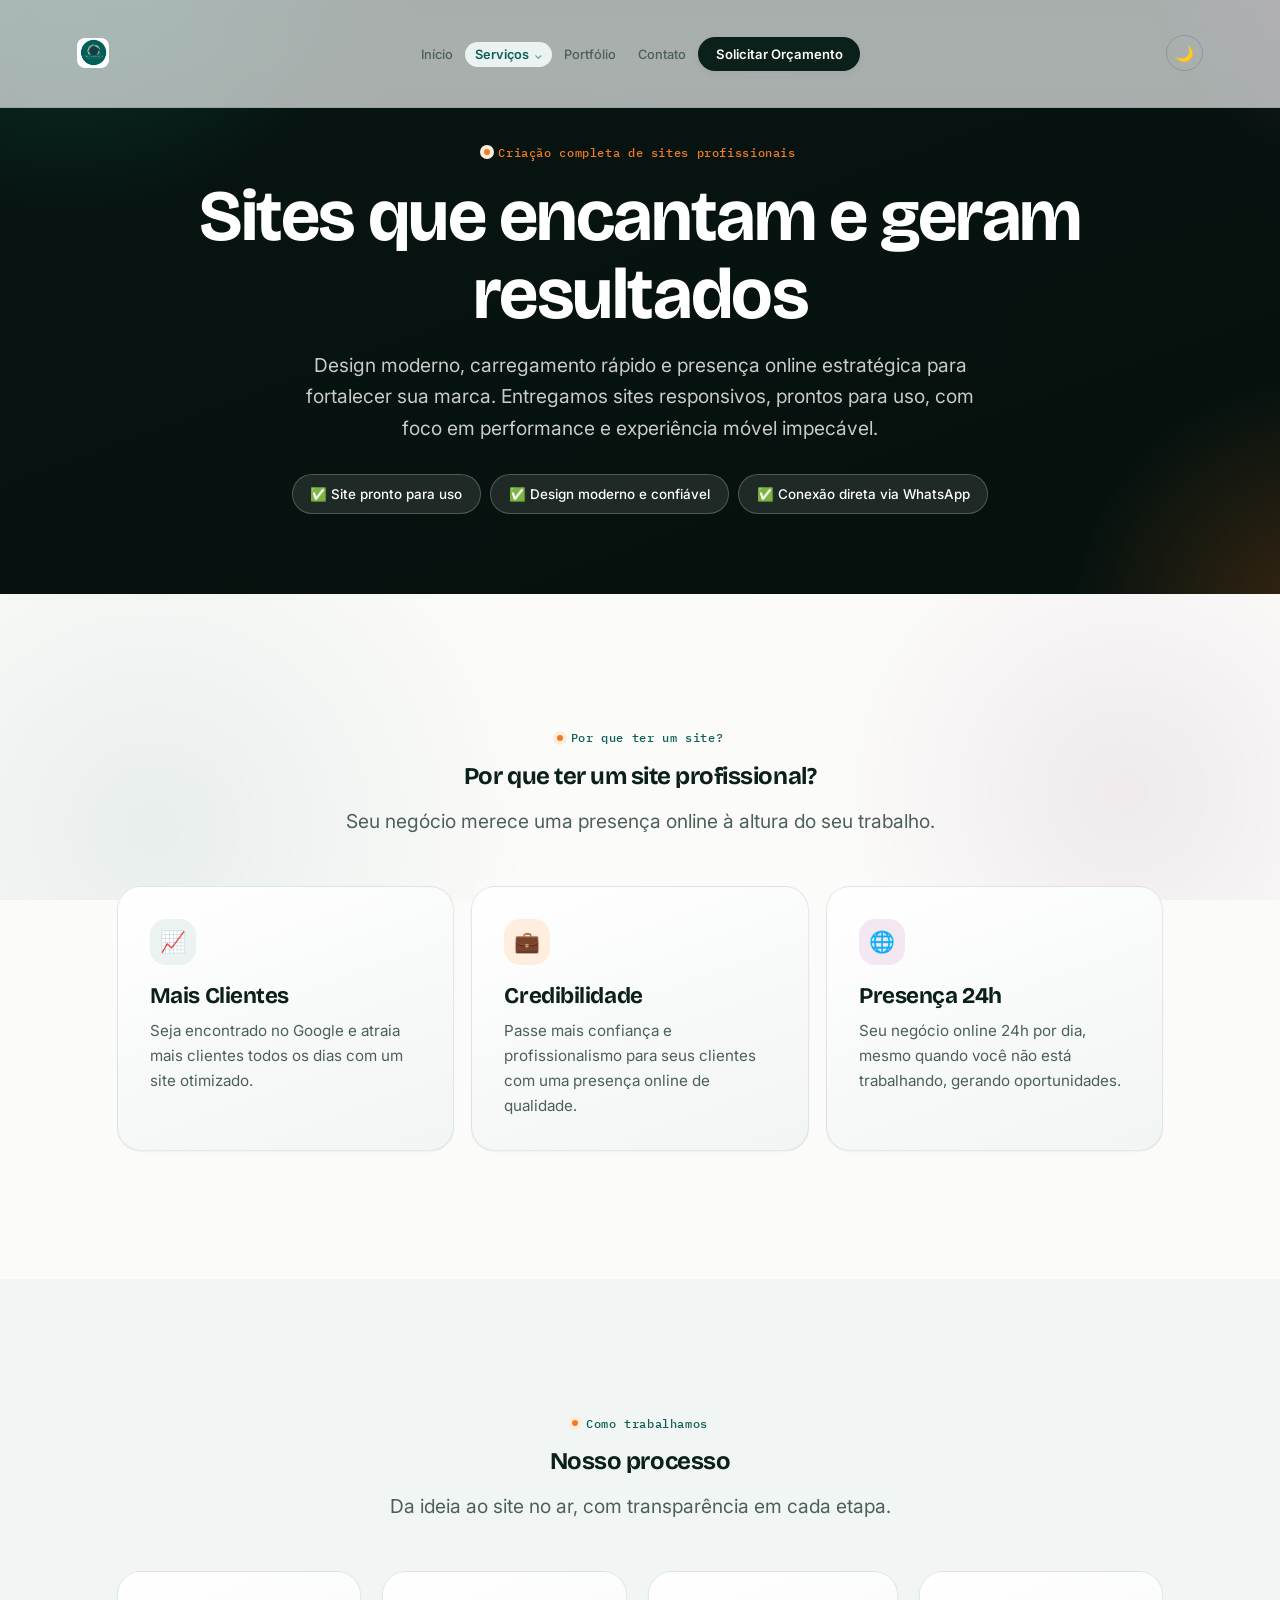
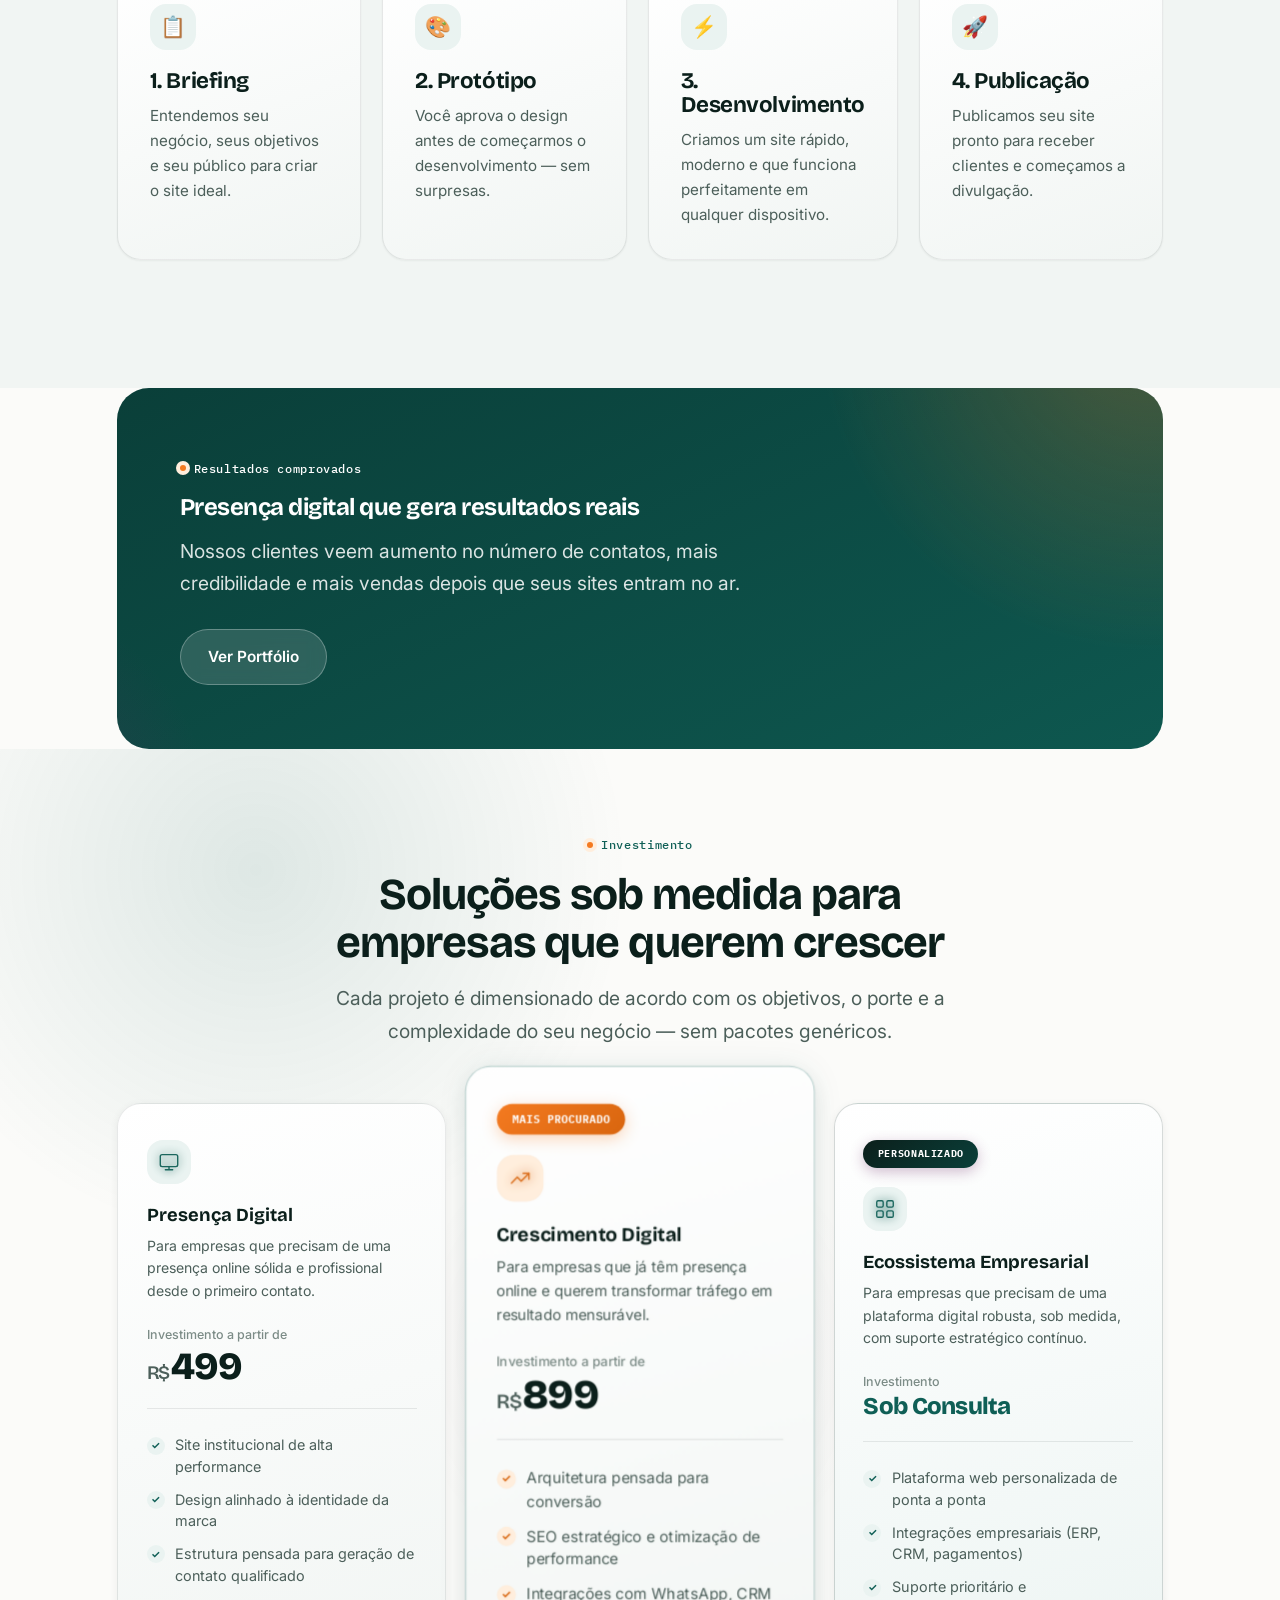
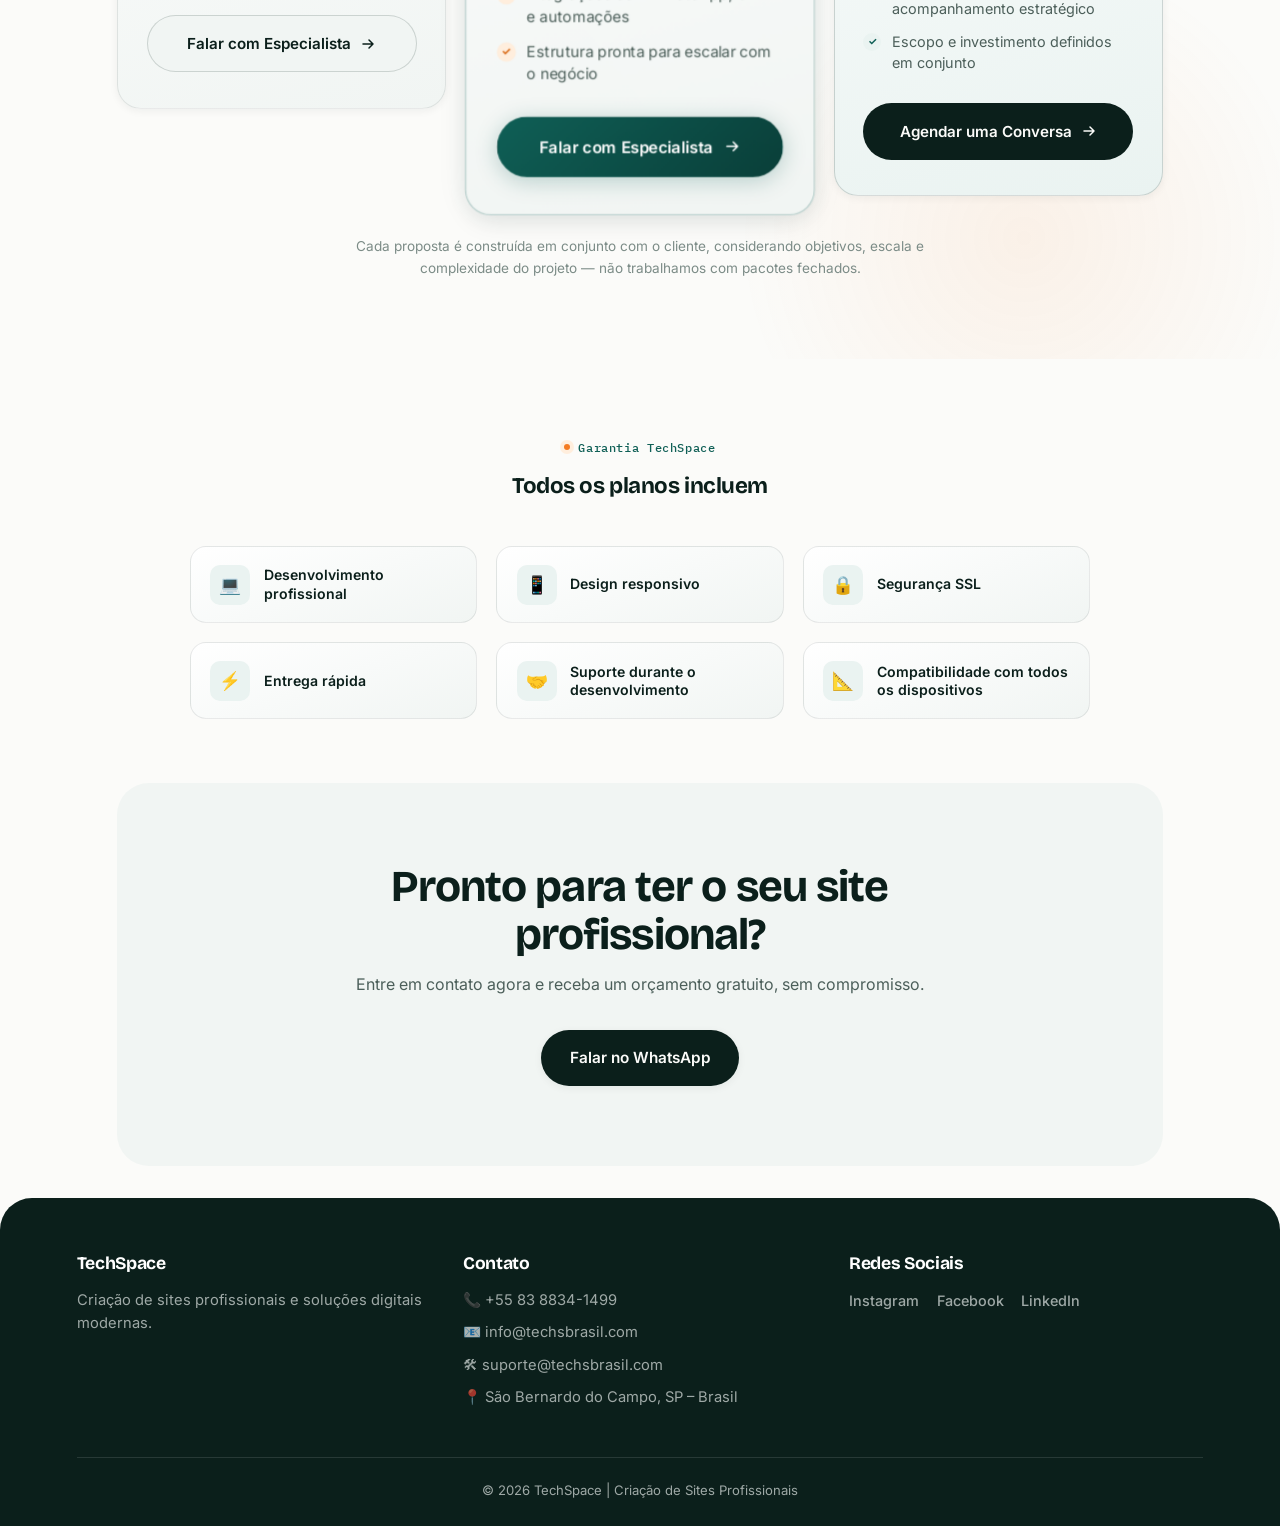
<file: Criacao de site.html>
<!DOCTYPE html>
<html lang="pt-BR">

<head>
    <meta charset="UTF-8" />
    <meta name="viewport" content="width=device-width, initial-scale=1" />
    <meta name="description" content="Criação de sites profissionais - TechSpace. Sites modernos, responsivos e otimizados para SEO. Planos personalizados para empresas e profissionais autônomos.">
    <meta name="keywords" content="criação de sites, desenvolvimento web, sites profissionais, e-commerce, SEO, sites responsivos">
    <meta name="author" content="TechSpace">

    <title>TechSpace | Criação de Sites Profissionais</title>
    <link rel="canonical" href="https://www.techsbrasil.com/criacao-de-sites">

    <link rel="icon" type="image/png" href="TS-logo.jpg" />
    <link rel="stylesheet" href="style.css" />

    <script type="application/ld+json">
    {
      "@context": "https://schema.org",
      "@type": "Service",
      "name": "Criação de Sites Profissionais - TechSpace",
      "description": "Sites modernos, responsivos e otimizados para SEO com planos personalizados.",
      "provider": {
        "@type": "LocalBusiness",
        "name": "TechSpace"
      }
    }
    </script>
</head>

<body>
    <div class="scroll-progress" id="scrollProgress"></div>

    <!-- NAVBAR -->
    <nav>
        <div class="logo">
            <a href="/"><img src="TS-logo.jpg" alt="TechSpace" /></a>
        </div>

        <ul id="menu">
            <li><a href="/">Início</a></li>
            <li class="dropdown">
                <a href="#" class="active">Serviços</a>
                <ul class="dropdown-menu">
                    <li><a href="Criacao de site.html" class="active">Criação de Sites</a></li>
                    <li><a href="#">Lojas Virtuais</a></li>
                    <li><a href="#">Manutenção de Sites</a></li>
                </ul>
            </li>
            <li><a href="Portofolio.html">Portfólio</a></li>
            <li><a href="Contato.html">Contato</a></li>
            <li><a href="https://wa.me/27677519907" target="_blank" class="nav-btn" data-wa-source="nav-btn">Solicitar Orçamento</a></li>
        </ul>

        <button id="theme-toggle" class="theme-btn" title="Alternar Tema" aria-label="Alternar tema">🌙</button>
        <button id="menu-toggle" class="menu-btn" title="Menu" aria-expanded="false" aria-label="Abrir menu">
            <svg class="hamburger" viewBox="0 0 24 24" width="22" height="22">
                <path d="M3 6h18v2H3V6zm0 5h18v2H3v-2zm0 5h18v2H3v-2z"/>
            </svg>
        </button>
    </nav>

    <!-- PAGE HERO -->
    <section class="page-hero">
        <div class="page-hero-bg" style="background-image: url('https://images.unsplash.com/photo-1498050108023-c5249f4df085?auto=format&fit=crop&w=1500&q=80');"></div>
        <div class="wrap" data-reveal>
            <span class="eyebrow">Criação completa de sites profissionais</span>
            <h1>Sites que encantam e geram resultados</h1>
            <p class="lead">Design moderno, carregamento rápido e presença online estratégica para fortalecer sua marca. Entregamos sites responsivos, prontos para uso, com foco em performance e experiência móvel impecável.</p>
            <div class="hero-badges">
                <span>✅ Site pronto para uso</span>
                <span>✅ Design moderno e confiável</span>
                <span>✅ Conexão direta via WhatsApp</span>
            </div>
        </div>
    </section>

    <!-- BENEFITS -->
    <section class="section">
        <div class="wrap">
            <div class="section-header center" data-reveal>
                <span class="eyebrow" style="justify-content:center">Por que ter um site?</span>
                <h2>Por que ter um site profissional?</h2>
                <p>Seu negócio merece uma presença online à altura do seu trabalho.</p>
            </div>

            <div class="why-grid">
                <div class="card" data-reveal>
                    <div class="card-icon">📈</div>
                    <h3>Mais Clientes</h3>
                    <p>Seja encontrado no Google e atraia mais clientes todos os dias com um site otimizado.</p>
                </div>
                <div class="card" data-reveal data-reveal-delay="1">
                    <div class="card-icon">💼</div>
                    <h3>Credibilidade</h3>
                    <p>Passe mais confiança e profissionalismo para seus clientes com uma presença online de qualidade.</p>
                </div>
                <div class="card" data-reveal data-reveal-delay="2">
                    <div class="card-icon">🌐</div>
                    <h3>Presença 24h</h3>
                    <p>Seu negócio online 24h por dia, mesmo quando você não está trabalhando, gerando oportunidades.</p>
                </div>
            </div>
        </div>
    </section>

    <!-- PROCESS -->
    <section class="section" style="background:var(--paper-alt)">
        <div class="wrap">
            <div class="section-header center" data-reveal>
                <span class="eyebrow" style="justify-content:center">Como trabalhamos</span>
                <h2>Nosso processo</h2>
                <p>Da ideia ao site no ar, com transparência em cada etapa.</p>
            </div>

            <div class="service-box">
                <div class="card" data-reveal>
                    <div class="card-icon">📋</div>
                    <h3>1. Briefing</h3>
                    <p>Entendemos seu negócio, seus objetivos e seu público para criar o site ideal.</p>
                </div>
                <div class="card" data-reveal data-reveal-delay="1">
                    <div class="card-icon">🎨</div>
                    <h3>2. Protótipo</h3>
                    <p>Você aprova o design antes de começarmos o desenvolvimento — sem surpresas.</p>
                </div>
                <div class="card" data-reveal data-reveal-delay="2">
                    <div class="card-icon">⚡</div>
                    <h3>3. Desenvolvimento</h3>
                    <p>Criamos um site rápido, moderno e que funciona perfeitamente em qualquer dispositivo.</p>
                </div>
                <div class="card" data-reveal data-reveal-delay="3">
                    <div class="card-icon">🚀</div>
                    <h3>4. Publicação</h3>
                    <p>Publicamos seu site pronto para receber clientes e começamos a divulgação.</p>
                </div>
            </div>
        </div>
    </section>

    <!-- HIGHLIGHT -->
    <section class="wrap">
        <div class="services-highlight" data-reveal>
            <div class="highlight-content">
                <span class="eyebrow" style="color:#fff">Resultados comprovados</span>
                <h2>Presença digital que gera resultados reais</h2>
                <p>Nossos clientes veem aumento no número de contatos, mais credibilidade e mais vendas depois que seus sites entram no ar.</p>
                <a href="/portfolio" class="btn btn-light">Ver Portfólio</a>
            </div>
        </div>
    </section>

    <!-- PREMIUM PRICING -->
    <section class="pricing-premium" id="pricing">
        <div class="wrap">
            <div class="pricing-header" data-reveal>
                <span class="eyebrow" style="justify-content:center">Investimento</span>
                <h2>Soluções sob medida para empresas que querem crescer</h2>
                <p>Cada projeto é dimensionado de acordo com os objetivos, o porte e a complexidade do seu negócio — sem pacotes genéricos.</p>
            </div>

            <div class="pricing-grid">
                <!-- PRESENÇA DIGITAL -->
                <div class="pricing-card" data-reveal>
                    <div class="pricing-card-icon">
                        <svg viewBox="0 0 24 24" width="22" height="22" fill="none" stroke="currentColor" stroke-width="1.5" stroke-linecap="round" stroke-linejoin="round"><rect x="2.5" y="4" width="19" height="13" rx="2"/><path d="M8 20.5h8M12 17v3.5"/></svg>
                    </div>
                    <div class="pricing-card-name">Presença Digital</div>
                    <div class="pricing-card-desc">Para empresas que precisam de uma presença online sólida e profissional desde o primeiro contato.</div>
                    <div class="pricing-price-block">
                        <span class="pricing-from">Investimento a partir de</span>
                        <div class="pricing-value"><span class="currency">R$</span>499</div>
                    </div>
                    <ul class="pricing-features">
                        <li><span class="check">✓</span> Site institucional de alta performance</li>
                        <li><span class="check">✓</span> Design alinhado à identidade da marca</li>
                        <li><span class="check">✓</span> Estrutura pensada para geração de contato qualificado</li>
                    </ul>
                    <a href="https://wa.me/27677519907" target="_blank" class="pricing-cta" data-wa-source="pricing-presenca">
                        Falar com Especialista
                        <svg viewBox="0 0 16 16" fill="none" stroke="currentColor" stroke-width="1.5" stroke-linecap="round" stroke-linejoin="round"><path d="M3 8h10M9 4l4 4-4 4"/></svg>
                    </a>
                </div>

                <!-- CRESCIMENTO DIGITAL (FEATURED) -->
                <div class="pricing-card featured" data-reveal data-reveal-delay="1">
                    <span class="pricing-badge popular">MAIS PROCURADO</span>
                    <div class="pricing-card-icon">
                        <svg viewBox="0 0 24 24" width="22" height="22" fill="none" stroke="currentColor" stroke-width="1.5" stroke-linecap="round" stroke-linejoin="round"><path d="M3 17l6-6 4 4 8-8"/><path d="M15 7h6v6"/></svg>
                    </div>
                    <div class="pricing-card-name">Crescimento Digital</div>
                    <div class="pricing-card-desc">Para empresas que já têm presença online e querem transformar tráfego em resultado mensurável.</div>
                    <div class="pricing-price-block">
                        <span class="pricing-from">Investimento a partir de</span>
                        <div class="pricing-value"><span class="currency">R$</span>899</div>
                    </div>
                    <ul class="pricing-features">
                        <li><span class="check">✓</span> Arquitetura pensada para conversão</li>
                        <li><span class="check">✓</span> SEO estratégico e otimização de performance</li>
                        <li><span class="check">✓</span> Integrações com WhatsApp, CRM e automações</li>
                        <li><span class="check">✓</span> Estrutura pronta para escalar com o negócio</li>
                    </ul>
                    <a href="https://wa.me/27677519907" target="_blank" class="pricing-cta" data-wa-source="pricing-crescimento">
                        Falar com Especialista
                        <svg viewBox="0 0 16 16" fill="none" stroke="currentColor" stroke-width="1.5" stroke-linecap="round" stroke-linejoin="round"><path d="M3 8h10M9 4l4 4-4 4"/></svg>
                    </a>
                </div>

                <!-- ECOSSISTEMA EMPRESARIAL (CUSTOM, NO FIXED PRICE) -->
                <div class="pricing-card pricing-card-custom" data-reveal data-reveal-delay="2">
                    <span class="pricing-badge premium">PERSONALIZADO</span>
                    <div class="pricing-card-icon">
                        <svg viewBox="0 0 24 24" width="22" height="22" fill="none" stroke="currentColor" stroke-width="1.5" stroke-linecap="round" stroke-linejoin="round"><rect x="3" y="3" width="7" height="7" rx="1.5"/><rect x="14" y="3" width="7" height="7" rx="1.5"/><rect x="3" y="14" width="7" height="7" rx="1.5"/><rect x="14" y="14" width="7" height="7" rx="1.5"/></svg>
                    </div>
                    <div class="pricing-card-name">Ecossistema Empresarial</div>
                    <div class="pricing-card-desc">Para empresas que precisam de uma plataforma digital robusta, sob medida, com suporte estratégico contínuo.</div>
                    <div class="pricing-price-block">
                        <span class="pricing-from">Investimento</span>
                        <div class="pricing-value custom">Sob Consulta</div>
                    </div>
                    <ul class="pricing-features">
                        <li><span class="check">✓</span> Plataforma web personalizada de ponta a ponta</li>
                        <li><span class="check">✓</span> Integrações empresariais (ERP, CRM, pagamentos)</li>
                        <li><span class="check">✓</span> Suporte prioritário e acompanhamento estratégico</li>
                        <li><span class="check">✓</span> Escopo e investimento definidos em conjunto</li>
                    </ul>
                    <a href="/contato" class="pricing-cta">
                        Agendar uma Conversa
                        <svg viewBox="0 0 16 16" fill="none" stroke="currentColor" stroke-width="1.5" stroke-linecap="round" stroke-linejoin="round"><path d="M3 8h10M9 4l4 4-4 4"/></svg>
                    </a>
                </div>
            </div>

            <p class="pricing-note">Cada proposta é construída em conjunto com o cliente, considerando objetivos, escala e complexidade do projeto — não trabalhamos com pacotes fechados.</p>
        </div>
    </section>

    <!-- TRUST INCLUDES -->
    <section class="trust-includes" data-reveal>
        <div class="wrap">
            <div class="trust-includes-header">
                <span class="eyebrow" style="justify-content:center">Garantia TechSpace</span>
                <h2>Todos os planos incluem</h2>
            </div>
            <div class="trust-includes-grid">
                <div class="trust-include-item" data-reveal>
                    <div class="trust-include-icon">💻</div>
                    <span>Desenvolvimento profissional</span>
                </div>
                <div class="trust-include-item" data-reveal data-reveal-delay="1">
                    <div class="trust-include-icon">📱</div>
                    <span>Design responsivo</span>
                </div>
                <div class="trust-include-item" data-reveal data-reveal-delay="2">
                    <div class="trust-include-icon">🔒</div>
                    <span>Segurança SSL</span>
                </div>
                <div class="trust-include-item" data-reveal data-reveal-delay="3">
                    <div class="trust-include-icon">⚡</div>
                    <span>Entrega rápida</span>
                </div>
                <div class="trust-include-item" data-reveal data-reveal-delay="4">
                    <div class="trust-include-icon">🤝</div>
                    <span>Suporte durante o desenvolvimento</span>
                </div>
                <div class="trust-include-item" data-reveal data-reveal-delay="5">
                    <div class="trust-include-icon">📐</div>
                    <span>Compatibilidade com todos os dispositivos</span>
                </div>
            </div>
        </div>
    </section>

    <!-- CTA -->
    <section class="wrap">
        <div class="cta" data-reveal>
            <h2>Pronto para ter o seu site profissional?</h2>
            <p>Entre em contato agora e receba um orçamento gratuito, sem compromisso.</p>
            <a href="https://wa.me/27677519907" target="_blank" class="btn btn-primary" data-wa-source="cta-section">Falar no WhatsApp</a>
        </div>
    </section>

    <!-- FOOTER -->
    <footer>
        <div class="footer-content">
            <div class="footer-section">
                <h3>TechSpace</h3>
                <p>Criação de sites profissionais e soluções digitais modernas.</p>
            </div>
            <div class="footer-section">
                <h3>Contato</h3>
                <p>📞 <a href="tel:+5583883341499">+55 83 8834-1499</a></p>
                <p>📧 <a href="mailto:info@techsbrasil.com">info@techsbrasil.com</a></p>
                <p>🛠 <a href="mailto:suporte@techsbrasil.com">suporte@techsbrasil.com</a></p>
                <p>📍 São Bernardo do Campo, SP – Brasil</p>
            </div>
            <div class="footer-section">
                <h3>Redes Sociais</h3>
                <div class="social-links">
                    <a href="https://www.instagram.com/techs.space?igsh=a3JvcHB2cXA2czdp&utm_source=qr" target="_blank">Instagram</a>
                    <a href="#" target="_blank">Facebook</a>
                    <a href="#" target="_blank">LinkedIn</a>
                </div>
            </div>
        </div>
        <p>© 2026 TechSpace | Criação de Sites Profissionais</p>
    </footer>

    <a href="https://wa.me/27677519907" target="_blank" class="sticky-whatsapp-btn" id="stickyWhats" data-wa-source="sticky-whats">💬 Fale conosco</a>

    <script src="script.js"></script>
</body>
</html>
</file>
<file: style.css>
/* =========================================================
   TECHSPACE — DESIGN SYSTEM
   Premium agency redesign · mobile-first
   Palette kept from brand: teal #0F5F56 / orange #F47A20
   ========================================================= */

@import url('https://fonts.googleapis.com/css2?family=Bricolage+Grotesque:opsz,wght@12..96,400..800&family=Inter:wght@400;500;600;700;800&family=IBM+Plex+Mono:wght@400;500&display=swap');

:root {
    /* ---- Brand core (unchanged identity) ---- */
    --primary: #0F5F56;
    --primary-dark: #0A3F39;
    --accent: #F47A20;
    --accent-dark: #D9660F;

    /* ---- Neutrals, tinted toward the brand green rather than pure grey ---- */
    --ink: #0B1F1B;
    --ink-soft: #4C5F5A;
    --ink-faint: #7C8C87;
    --paper: #FBFBF9;
    --paper-alt: #F1F5F3;
    --paper-raised: #FFFFFF;
    --line: rgba(11, 31, 27, 0.09);
    --line-strong: rgba(11, 31, 27, 0.16);

    /* ---- Tints derived from brand colours ---- */
    --primary-050: #EAF3F1;
    --primary-100: #D7E9E5;
    --accent-050: #FFEEDD;

    /* ---- Tertiary accent, sampled from client's own IG tile designs ---- */
    --plum: #6B2565;
    --plum-dark: #351E36;
    --plum-050: #F3E7F1;
    --plum-100: #E6CBE1;

    /* ---- Glass ---- */
    --glass-bg: rgba(255, 255, 255, 0.66);
    --glass-border: rgba(255, 255, 255, 0.5);
    --glass-blur: 18px;

    /* ---- Elevation ---- */
    --shadow-xs: 0 1px 2px rgba(11, 31, 27, 0.05);
    --shadow-sm: 0 2px 8px rgba(11, 31, 27, 0.06);
    --shadow-md: 0 8px 24px rgba(11, 31, 27, 0.08);
    --shadow-lg: 0 20px 48px rgba(11, 31, 27, 0.12);
    --shadow-glow: 0 12px 40px rgba(15, 95, 86, 0.22);

    /* ---- Shape ---- */
    --r-sm: 10px;
    --r-md: 16px;
    --r-lg: 24px;
    --r-xl: 32px;
    --r-pill: 999px;

    /* ---- Motion ---- */
    --ease: cubic-bezier(0.22, 1, 0.36, 1);
    --t-fast: 0.2s;
    --t-med: 0.45s;
    --t-slow: 0.8s;

    /* ---- Type scale (mobile base, expands via clamp) ---- */
    --fs-display: clamp(2.1rem, 8vw, 4.5rem);
    --fs-h2: clamp(1.7rem, 5.4vw, 2.75rem);
    --fs-h3: clamp(1.15rem, 3vw, 1.4rem);
    --fs-lead: clamp(1.02rem, 2.6vw, 1.2rem);
    --fs-body: 1rem;
    --fs-small: 0.875rem;
    --fs-eyebrow: 0.78rem;

    --container: 1200px;
    --edge: 6%;
}

[data-theme="dark"] {
    --ink: #EEF3F1;
    --ink-soft: #A9BBB6;
    --ink-faint: #74857F;
    --paper: #0A1512;
    --paper-alt: #0E1B17;
    --paper-raised: #10201C;
    --line: rgba(238, 243, 241, 0.09);
    --line-strong: rgba(238, 243, 241, 0.16);
    --primary-050: #0E2521;
    --primary-100: #123330;
    --accent-050: #2A1B0D;
    --plum: #A855A0;
    --plum-dark: #351E36;
    --plum-050: #241726;
    --plum-100: #3A2339;
    --glass-bg: rgba(15, 27, 24, 0.6);
    --glass-border: rgba(255, 255, 255, 0.08);
    --shadow-xs: 0 1px 2px rgba(0, 0, 0, 0.3);
    --shadow-sm: 0 2px 10px rgba(0, 0, 0, 0.35);
    --shadow-md: 0 10px 28px rgba(0, 0, 0, 0.4);
    --shadow-lg: 0 24px 56px rgba(0, 0, 0, 0.5);
}

/* =============== RESET =============== */
* { margin: 0; padding: 0; box-sizing: border-box; }
html {
    scroll-behavior: smooth;
    overflow-x: hidden;
    width: 100%;
}

@media (prefers-reduced-motion: reduce) {
    html { scroll-behavior: auto; }
    *, *::before, *::after {
        animation-duration: 0.001ms !important;
        animation-iteration-count: 1 !important;
        transition-duration: 0.001ms !important;
        scroll-behavior: auto !important;
    }
}

body {
    background: var(--paper);
    color: var(--ink);
    font-family: 'Inter', -apple-system, BlinkMacSystemFont, 'Segoe UI', sans-serif;
    font-size: var(--fs-body);
    line-height: 1.65;
    -webkit-font-smoothing: antialiased;
    -moz-osx-font-smoothing: grayscale;
    transition: background var(--t-med) var(--ease), color var(--t-med) var(--ease);
    overflow-x: hidden;
    position: relative;
}

/* Ambient colour blooms — keeps light sections from reading as flat white */
body::before {
    content: '';
    position: fixed;
    inset: 0;
    z-index: -2;
    pointer-events: none;
    background:
        radial-gradient(760px circle at 6% -8%, rgba(15, 95, 86, 0.12), transparent 58%),
        radial-gradient(620px circle at 96% 10%, rgba(244, 122, 32, 0.09), transparent 55%),
        radial-gradient(680px circle at 12% 92%, rgba(15, 95, 86, 0.08), transparent 55%),
        radial-gradient(560px circle at 88% 88%, rgba(107, 37, 101, 0.08), transparent 52%);
    animation: meshDrift 18s ease-in-out infinite;
}
[data-theme="dark"] body::before {
    background:
        radial-gradient(760px circle at 6% -8%, rgba(15, 95, 86, 0.22), transparent 58%),
        radial-gradient(620px circle at 96% 10%, rgba(244, 122, 32, 0.14), transparent 55%),
        radial-gradient(680px circle at 12% 92%, rgba(15, 95, 86, 0.18), transparent 55%),
        radial-gradient(560px circle at 88% 88%, rgba(168, 85, 160, 0.14), transparent 52%);
}

@keyframes meshDrift {
    0%, 100% { transform: translate(0, 0) scale(1); }
    50% { transform: translate(-2%, 2%) scale(1.07); }
}

img { max-width: 100%; display: block; }
a { color: inherit; }
ul { list-style: none; }
button { font-family: inherit; }

:focus-visible {
    outline: 2px solid var(--primary);
    outline-offset: 3px;
    border-radius: 4px;
}

h1, h2, h3, h4 {
    font-family: 'Bricolage Grotesque', 'Inter', sans-serif;
    font-weight: 700;
    letter-spacing: -0.02em;
    line-height: 1.08;
    color: var(--ink);
}

.mono {
    font-family: 'IBM Plex Mono', monospace;
}

.wrap {
    max-width: var(--container);
    margin: 0 auto;
    padding-left: var(--edge);
    padding-right: var(--edge);
}

.section {
    padding: 5rem 0;
}

@media (min-width: 860px) {
    .section { padding: 8rem 0; }
}

/* Reveal-on-scroll (JS toggles .in-view) */
[data-reveal] {
    opacity: 0;
    transform: translateY(22px);
    transition: opacity 0.9s var(--ease), transform 0.9s var(--ease);
}
[data-reveal].in-view { opacity: 1; transform: translateY(0); }
.js-reveal [data-reveal] { transition: none; }
[data-reveal-delay="1"] { transition-delay: 0.08s; }
[data-reveal-delay="2"] { transition-delay: 0.16s; }
[data-reveal-delay="3"] { transition-delay: 0.24s; }
[data-reveal-delay="4"] { transition-delay: 0.32s; }

/* =============== EYEBROW / LABEL =============== */
.eyebrow {
    display: inline-flex;
    align-items: center;
    gap: 0.5rem;
    font-family: 'IBM Plex Mono', monospace;
    font-size: var(--fs-eyebrow);
    letter-spacing: 0.05em;
    color: var(--primary);
    font-weight: 500;
    margin-bottom: 1rem;
}
.eyebrow::before {
    content: '';
    width: 6px;
    height: 6px;
    border-radius: 50%;
    background: var(--accent);
    box-shadow: 0 0 0 4px var(--accent-050);
}

/* =============== BUTTONS =============== */
.btn {
    display: inline-flex;
    align-items: center;
    justify-content: center;
    gap: 0.5rem;
    padding: 0.9rem 1.7rem;
    border-radius: var(--r-pill);
    font-weight: 600;
    font-size: 0.96rem;
    text-decoration: none;
    border: 1px solid transparent;
    cursor: pointer;
    transition: transform var(--t-fast) var(--ease), box-shadow var(--t-fast) var(--ease), background var(--t-fast) var(--ease), color var(--t-fast) var(--ease), border-color var(--t-fast) var(--ease);
    white-space: nowrap;
}
.btn:active { transform: translateY(1px) scale(0.99); }

.btn-primary {
    background: var(--ink);
    color: var(--paper);
    box-shadow: var(--shadow-sm);
    position: relative;
    overflow: hidden;
}
.btn-primary::after {
    content: '';
    position: absolute;
    top: 0; left: -60%;
    width: 40%; height: 100%;
    background: linear-gradient(120deg, transparent, rgba(255,255,255,0.4), transparent);
    transform: skewX(-20deg);
    transition: left 0.65s var(--ease);
}
.btn-primary:hover::after { left: 130%; }
.btn-primary:hover {
    background: var(--primary);
    box-shadow: var(--shadow-glow);
    transform: translateY(-2px);
}

.btn-ghost {
    background: transparent;
    color: var(--ink);
    border-color: var(--line-strong);
}
.btn-ghost:hover {
    border-color: var(--primary);
    color: var(--primary);
    transform: translateY(-2px);
}

.btn-light {
    background: rgba(255,255,255,0.14);
    color: #fff;
    border-color: rgba(255,255,255,0.28);
    backdrop-filter: blur(8px);
}
.btn-light:hover {
    background: rgba(255,255,255,0.24);
    transform: translateY(-2px);
}

.btn-sm { padding: 0.65rem 1.2rem; font-size: 0.85rem; }

/* =============== NAVBAR =============== */
nav {
    position: fixed;
    top: 0;
    left: 0;
    width: 100%;
    z-index: 1000;
    display: flex;
    justify-content: space-between;
    align-items: center;
    gap: 0.75rem;
    padding: 0.55rem var(--edge);
    background: var(--glass-bg);
    backdrop-filter: blur(var(--glass-blur)) saturate(160%);
    -webkit-backdrop-filter: blur(var(--glass-blur)) saturate(160%);
    border-bottom: 1px solid var(--line);
    box-shadow: 0 1px 0 rgba(15, 95, 86, 0.06);
    transition: background var(--t-med) var(--ease), border-color var(--t-med) var(--ease), box-shadow var(--t-med) var(--ease), padding var(--t-med) var(--ease);
}
nav.nav-scrolled {
    padding-top: 0.3rem;
    padding-bottom: 0.3rem;
    box-shadow: var(--shadow-md), 0 1px 0 rgba(15, 95, 86, 0.08);
    backdrop-filter: blur(24px) saturate(180%);
    -webkit-backdrop-filter: blur(24px) saturate(180%);
}

/* Split-word hero heading — spans hold GSAP's per-word entrance */
.hero h1 .word-reveal {
    display: inline-block;
    will-change: transform, opacity;
}

/* Buttons GSAP treats as magnetic get inline transforms from JS;
   keep the CSS hover-lift from fighting that on desktop pointers. */
@media (pointer: fine) {
    .btn-primary:hover,
    .services-cta:hover,
    .pricing-cta.featured:hover,
    .nav-btn:hover {
        transform: none;
    }
}

.logo img { height: 30px; transition: transform var(--t-fast) var(--ease); border-radius: 8px; }
.logo img:hover { transform: scale(1.04); }

nav ul#menu {
    display: flex;
    align-items: center;
    gap: 0.15rem;
}

nav a {
    text-decoration: none;
    color: var(--ink-soft);
    font-weight: 500;
    font-size: 0.8rem;
    padding: 0.3rem 0.6rem;
    border-radius: var(--r-pill);
    transition: color var(--t-fast) var(--ease), background var(--t-fast) var(--ease);
    position: relative;
}
nav a:hover { color: var(--primary); background: var(--primary-050); }
nav a.active { color: var(--primary); font-weight: 600; background: var(--primary-050); }

.nav-btn {
    background: var(--ink) !important;
    color: var(--paper) !important;
    font-weight: 600 !important;
    padding: 0.55rem 1.1rem !important;
    font-size: 0.82rem !important;
    box-shadow: var(--shadow-sm);
}
.nav-btn:hover { background: var(--primary) !important; box-shadow: var(--shadow-glow); }

.theme-btn {
    background: none;
    border: 1px solid var(--line-strong);
    font-size: 0.95rem;
    cursor: pointer;
    color: var(--ink);
    padding: 0.4rem 0.5rem;
    min-width: 36px;
    min-height: 36px;
    border-radius: var(--r-pill);
    margin-left: 0.2rem;
    transition: var(--t-fast) var(--ease);
    line-height: 1;
}
.theme-btn:hover { border-color: var(--primary); color: var(--primary); }

.menu-btn {
    display: block;
    background: none;
    border: none;
    cursor: pointer;
    color: var(--ink);
    padding: 0.35rem;
    min-width: 36px;
    min-height: 36px;
    border-radius: 8px;
    position: relative;
    z-index: 1201;
}
.hamburger path {
    fill: none; stroke: currentColor; stroke-width: 2; stroke-linecap: round;
    transition: var(--t-fast) var(--ease);
    transform-origin: center;
}
.menu-btn.active .hamburger path:nth-child(1) { transform: rotate(45deg) translate(5px, 5px); }
.menu-btn.active .hamburger path:nth-child(2) { opacity: 0; }
.menu-btn.active .hamburger path:nth-child(3) { transform: rotate(-45deg) translate(6px, -6px); }

.dropdown { position: relative; }
.dropdown > a::after { content: '⌄'; font-size: 0.85em; margin-left: 0.3rem; opacity: 0.6; }
.dropdown-menu {
    position: absolute; top: 100%; left: 0;
    background: var(--paper-raised);
    display: none;
    min-width: 230px;
    border-radius: var(--r-md);
    box-shadow: var(--shadow-lg);
    border: 1px solid var(--line);
    overflow: hidden;
    margin-top: 0.6rem;
    padding: 0.4rem;
}
.dropdown-menu li a { display: block; border-radius: var(--r-sm); padding: 0.55rem 0.75rem; font-size: 0.82rem; }
.dropdown:hover .dropdown-menu { display: block; }

/* Mobile nav drawer */
@media (max-width: 859px) {
    .logo img { height: 28px; }
    nav ul#menu {
        position: fixed;
        top: 0; right: 0;
        width: min(320px, 84vw);
        height: 100vh;
        background: var(--paper-raised);
        flex-direction: column;
        align-items: stretch;
        gap: 0.2rem;
        padding: 4.5rem 1.4rem 2rem;
        transform: translateX(100%);
        transition: transform var(--t-med) var(--ease);
        z-index: 1100;
        overflow-y: auto;
        box-shadow: var(--shadow-lg);
        border-left: 1px solid var(--line);
    }
    nav ul#menu.show { transform: translateX(0); }
    nav ul#menu li { width: 100%; }
    nav ul#menu li a { display: block; width: 100%; padding: 0.75rem 1rem; font-size: 0.88rem; }
    .dropdown-menu { position: static; display: block; box-shadow: none; border: none; margin-top: 0.2rem; }
    .dropdown:hover .dropdown-menu { display: block; }
    .nav-btn { margin-top: 0.5rem; text-align: center; }

    nav::after {
        content: '';
        position: fixed; inset: 0;
        background: rgba(6, 15, 13, 0.45);
        opacity: 0; visibility: hidden;
        transition: opacity var(--t-med) var(--ease), visibility var(--t-med) var(--ease);
        z-index: 998;
    }
    nav.show::after { opacity: 1; visibility: visible; }
}

@media (min-width: 860px) {
    .menu-btn { display: none; }
    nav { padding: 0.75rem 6%; }
}

/* =============== HERO =============== */
.hero {
    position: relative;
    padding: calc(4.5rem + 70px) 0 4rem;
    background: linear-gradient(170deg, #06110E, #0A1F1A 40%, #0D2822 80%);
    overflow: hidden;
}

/* Subtle teal radial glow in the hero */
.hero::before {
    content: '';
    position: absolute;
    top: -30%;
    right: -10%;
    width: 600px;
    height: 600px;
    border-radius: 50%;
    background: radial-gradient(circle, rgba(15,95,86,0.25), transparent 70%);
    pointer-events: none;
    z-index: 0;
    animation: heroGlowPulse 8s ease-in-out infinite;
}
.hero::after {
    content: '';
    position: absolute;
    bottom: -20%;
    left: -5%;
    width: 450px;
    height: 450px;
    border-radius: 50%;
    background: radial-gradient(circle, rgba(244,122,32,0.08), transparent 70%);
    pointer-events: none;
    z-index: 0;
    animation: heroGlowPulse 10s ease-in-out infinite reverse;
}

@keyframes heroGlowPulse {
    0%, 100% { transform: scale(1); opacity: 0.6; }
    50% { transform: scale(1.2); opacity: 1; }
}

.hero-canvas {
    position: absolute;
    inset: 0;
    width: 100%;
    height: 100%;
    z-index: 0;
    opacity: 0.4;
    pointer-events: none;
    display: block;
}
[data-theme="dark"] .hero-canvas { opacity: 0.28; }

.hero-spotlight {
    position: absolute;
    inset: 0;
    z-index: 1;
    pointer-events: none;
    opacity: 0.35;
    transition: opacity 0.6s ease;
    background: radial-gradient(520px circle at var(--mx, 50%) var(--my, 30%), rgba(15, 95, 86, 0.25), transparent 70%);
}
.hero:hover .hero-spotlight { opacity: 0.6; }
[data-theme="dark"] .hero-spotlight {
    background: radial-gradient(520px circle at var(--mx, 50%) var(--my, 30%), rgba(15, 95, 86, 0.3), transparent 70%);
}

/* Scroll progress indicator */
.scroll-progress {
    position: fixed;
    top: 0; left: 0;
    height: 3px;
    width: 0%;
    background: linear-gradient(90deg, var(--primary), var(--accent));
    z-index: 3000;
    pointer-events: none;
}

.hero-columns {
    position: relative;
    z-index: 2;
    display: grid;
    gap: 2.5rem;
}

.hero-content { max-width: 640px; }

.hero h1 {
    font-size: var(--fs-display);
    margin-bottom: 1.1rem;
    color: #fff;
}
.hero h1 em {
    font-style: normal;
    position: relative;
    background: linear-gradient(100deg, var(--accent), var(--primary), var(--plum), var(--accent));
    background-size: 300% auto;
    -webkit-background-clip: text;
    background-clip: text;
    color: transparent;
    animation: gradientShift 8s ease-in-out infinite;
}
@keyframes gradientShift {
    0%, 100% { background-position: 0% 50%; }
    50% { background-position: 100% 50%; }
}

.hero-lead {
    font-size: var(--fs-lead);
    color: rgba(255,255,255,0.7);
    max-width: 46ch;
    margin-bottom: 1.8rem;
}

.hero-buttons {
    display: flex;
    flex-wrap: wrap;
    gap: 0.8rem;
    margin-bottom: 2.2rem;
}

.hero-buttons .btn-primary {
    background: var(--accent);
    color: #fff;
    box-shadow: 0 4px 20px rgba(244,122,32,0.35);
}
.hero-buttons .btn-primary:hover {
    background: var(--accent-dark);
    box-shadow: 0 6px 28px rgba(244,122,32,0.45);
}
.hero-buttons .btn-ghost {
    border-color: rgba(255,255,255,0.25);
    color: #fff;
}
.hero-buttons .btn-ghost:hover {
    border-color: var(--accent);
    color: var(--accent);
    background: rgba(244,122,32,0.08);
}

/* Signature element: floating "site preview" card + connection nodes */
.hero-visual { position: relative; }

/* Browser chrome bar — shared by case-study cards (Portfolio page) */
.browser-bar {
    display: flex;
    align-items: center;
    gap: 0.4rem;
    padding: 0.8rem 1rem;
    background: rgba(255,255,255,0.06);
    border-bottom: 1px solid rgba(255,255,255,0.08);
}
.browser-bar span {
    width: 9px; height: 9px; border-radius: 50%; background: rgba(255,255,255,0.2);
}
.browser-bar .url {
    margin-left: 0.6rem;
    font-family: 'IBM Plex Mono', monospace;
    font-size: 0.72rem;
    color: rgba(255,255,255,0.5);
    background: rgba(255,255,255,0.06);
    padding: 0.3rem 0.7rem;
    border-radius: var(--r-pill);
    flex: 1;
}


@media (min-width: 960px) {
    .hero { padding: calc(5rem + 70px) 0 6rem; }
    .hero-columns { grid-template-columns: 1.05fr 0.95fr; align-items: center; gap: 2rem; }
}

/* =============== ENTERPRISE HERO VISUAL =============== */
/* Mobile-first: simple stacked cards, no absolute overlap.
   From 860px up, the composition becomes a layered, floating
   glassmorphism arrangement (Stripe/Vercel-style hero graphic). */

.hero-enterprise .eyebrow { color: var(--accent); }
.hero-enterprise .eyebrow::before {
    background: var(--accent);
    box-shadow: 0 0 0 4px rgba(244, 122, 32, 0.15);
}

.enterprise-visual {
    display: flex;
    flex-direction: column;
    gap: 1rem;
}

/* Shared glass card base */
.ev-card,
.ev-metric,
.ev-mobile {
    position: relative;
    background: linear-gradient(160deg, rgba(255,255,255,0.07), rgba(255,255,255,0.02));
    border: 1px solid rgba(255,255,255,0.1);
    border-radius: var(--r-lg);
    backdrop-filter: blur(18px) saturate(160%);
    -webkit-backdrop-filter: blur(18px) saturate(160%);
    box-shadow: 0 12px 40px rgba(0,0,0,0.35);
}

/* --- Primary UI mockup card --- */
.ev-main { overflow: hidden; }
.ev-browser-bar {
    display: flex;
    align-items: center;
    gap: 0.4rem;
    padding: 0.75rem 0.9rem;
    background: rgba(255,255,255,0.05);
    border-bottom: 1px solid rgba(255,255,255,0.08);
}
.ev-browser-bar span:not(.ev-url) {
    width: 8px; height: 8px; border-radius: 50%;
    background: rgba(255,255,255,0.18);
}
.ev-url {
    margin-left: 0.5rem;
    font-size: 0.7rem;
    color: rgba(255,255,255,0.45);
    background: rgba(255,255,255,0.05);
    padding: 0.25rem 0.65rem;
    border-radius: var(--r-pill);
    flex: 1;
}
.ev-main-body {
    padding: 1.3rem;
    display: grid;
    gap: 1.1rem;
    background:
        linear-gradient(135deg, rgba(15,95,86,0.14), transparent 60%),
        rgba(10,20,18,0.55);
}
.ev-nav {
    display: flex;
    align-items: center;
    gap: 0.6rem;
}
.ev-nav-dot {
    width: 20px; height: 20px; border-radius: 6px;
    background: linear-gradient(135deg, var(--primary), var(--primary-dark));
    flex-shrink: 0;
}
.ev-nav-lines { display: flex; gap: 0.5rem; }
.ev-nav-lines span { width: 26px; height: 5px; border-radius: 3px; background: rgba(255,255,255,0.14); }
.ev-hero-block { display: grid; gap: 0.55rem; }
.ev-line { height: 9px; border-radius: 5px; background: rgba(255,255,255,0.14); }
.ev-line.w70 { width: 70%; }
.ev-line.w40 { width: 40%; }
.ev-cta-pill {
    width: 84px; height: 20px; border-radius: var(--r-pill);
    background: linear-gradient(135deg, var(--accent), var(--accent-dark));
    margin-top: 0.3rem;
}
.ev-tile-row { display: grid; grid-template-columns: repeat(3, 1fr); gap: 0.55rem; }
.ev-tile {
    height: 44px;
    border-radius: var(--r-sm);
    background: rgba(15,95,86,0.22);
}
.ev-tile:nth-child(2) { background: rgba(244,122,32,0.16); }
.ev-tile:nth-child(3) { background: rgba(107,37,101,0.18); }

/* --- Metric cards --- */
.ev-metric { padding: 1.1rem 1.2rem; }
.ev-metric-head {
    display: flex;
    align-items: center;
    justify-content: space-between;
    gap: 0.6rem;
    margin-bottom: 0.5rem;
}
.ev-metric-label {
    font-size: 0.74rem;
    font-weight: 600;
    color: rgba(255,255,255,0.6);
    letter-spacing: 0.01em;
}
.ev-metric-badge {
    font-family: 'IBM Plex Mono', monospace;
    font-size: 0.7rem;
    font-weight: 600;
    padding: 0.2rem 0.5rem;
    border-radius: var(--r-pill);
}
.ev-metric-badge.up {
    color: #4ADE9B;
    background: rgba(74,222,155,0.12);
}
.ev-metric-value {
    font-family: 'Bricolage Grotesque', sans-serif;
    font-size: 1.9rem;
    font-weight: 800;
    color: #fff;
    letter-spacing: -0.02em;
    line-height: 1;
    margin-bottom: 0.6rem;
}
.ev-metric-unit {
    font-size: 0.95rem;
    font-weight: 600;
    color: rgba(255,255,255,0.4);
    margin-left: 0.15rem;
}
.ev-sparkline { width: 100%; height: 30px; display: block; }
.ev-area-chart { width: 100%; height: 56px; display: block; }

.ev-bars {
    display: flex;
    align-items: flex-end;
    gap: 0.45rem;
    height: 44px;
}
.ev-bars span {
    flex: 1;
    height: var(--h);
    border-radius: 3px 3px 0 0;
    background: linear-gradient(180deg, var(--primary), rgba(15,95,86,0.25));
}

/* --- Compact mobile UI card --- */
.ev-mobile {
    width: 128px;
    padding: 10px;
    display: flex;
    flex-direction: column;
    align-self: flex-end;
}
.ev-mobile-notch {
    width: 44px; height: 4px;
    background: rgba(0,0,0,0.35);
    border-radius: 10px;
    margin: 0 auto 8px;
}
.ev-mobile-screen {
    background: linear-gradient(135deg, rgba(15,95,86,0.16), rgba(10,20,18,0.3));
    border-radius: 10px;
    padding: 10px 8px;
    display: grid;
    gap: 6px;
}
.ev-mobile-stat { margin-bottom: 2px; }
.ev-mobile-stat-num {
    display: block;
    font-family: 'Bricolage Grotesque', sans-serif;
    font-weight: 800;
    font-size: 1.05rem;
    color: #fff;
}
.ev-mobile-stat-label {
    font-size: 0.6rem;
    color: rgba(255,255,255,0.5);
}
.ev-mobile-bar { height: 4px; border-radius: 3px; background: rgba(255,255,255,0.1); }
.ev-mobile-bar.w60 { width: 60%; }
.ev-mobile-bar.w40 { width: 40%; }
.ev-mobile-tile { height: 30px; border-radius: 6px; background: rgba(244,122,32,0.16); margin-top: 2px; }

/* --- Desktop layered composition --- */
@media (min-width: 860px) {
    .enterprise-visual {
        display: block;
        position: relative;
        min-height: 460px;
    }

    .ev-main {
        position: absolute;
        top: 0;
        left: 0;
        width: 78%;
        z-index: 1;
        animation: evFloat 8s ease-in-out infinite;
    }

    .ev-metric--performance {
        position: absolute;
        top: 6%;
        right: 0;
        width: 46%;
        z-index: 3;
        animation: evFloat 7s ease-in-out infinite 0.4s;
    }

    .ev-metric--engagement {
        position: absolute;
        top: 46%;
        left: -6%;
        width: 44%;
        z-index: 2;
        animation: evFloat 9s ease-in-out infinite 0.9s;
    }

    .ev-metric--growth {
        position: absolute;
        bottom: 2%;
        right: 4%;
        width: 52%;
        z-index: 3;
        animation: evFloat 8.5s ease-in-out infinite 0.2s;
    }

    .ev-mobile {
        position: absolute;
        bottom: -6%;
        left: 30%;
        z-index: 4;
        align-self: auto;
        box-shadow: 0 20px 50px rgba(0,0,0,0.45);
        animation: evFloat 7.5s ease-in-out infinite 0.6s;
    }
}

@keyframes evFloat {
    0%, 100% { transform: translateY(0); }
    50% { transform: translateY(-10px); }
}

[data-theme] .enterprise-visual,
.enterprise-visual { will-change: transform; }

@media (prefers-reduced-motion: reduce) {
    .ev-main, .ev-metric--performance, .ev-metric--engagement, .ev-metric--growth, .ev-mobile {
        animation: none;
    }
}

/* =============== BRAND / TRUST (photo-free) =============== */
.brand-grid {
    display: grid;
    gap: 2.4rem;
    align-items: center;
}
@media (min-width: 860px) {
    .brand-grid { grid-template-columns: 1.05fr 0.95fr; gap: 3.5rem; }
}

.brand-content h2 { margin-bottom: 1.2rem; }
.brand-content p {
    color: var(--ink-soft);
    font-size: var(--fs-lead);
    line-height: 1.7;
    margin-bottom: 1rem;
}

.brand-visual {
    position: relative;
}
.brand-visual svg {
    width: 100%;
    height: auto;
    display: block;
    filter: drop-shadow(var(--shadow-lg));
    border-radius: var(--r-xl);
}
.brand-visual-badge {
    position: absolute;
    left: 1.2rem;
    bottom: -1.1rem;
    display: inline-flex;
    align-items: center;
    gap: 0.6rem;
    background: var(--glass-bg);
    backdrop-filter: blur(var(--glass-blur));
    -webkit-backdrop-filter: blur(var(--glass-blur));
    border: 1px solid var(--glass-border);
    border-radius: var(--r-pill);
    padding: 0.7rem 1.2rem;
    font-size: 0.8rem;
    font-weight: 600;
    color: var(--ink);
    box-shadow: var(--shadow-lg);
}
.brand-visual-badge .dot {
    width: 8px; height: 8px; border-radius: 50%;
    background: #2FBF71;
    box-shadow: 0 0 0 4px rgba(47,191,113,0.2);
    flex-shrink: 0;
}

/* =============== AMBIENT TEXTURE (reused across light sections for contrast) =============== */
.section-ambient {
    position: relative;
    isolation: isolate;
    overflow: hidden;
}
.section-ambient::before {
    content: '';
    position: absolute;
    inset: 0;
    z-index: -1;
    pointer-events: none;
    background:
        radial-gradient(700px circle at 12% 0%, rgba(15, 95, 86, 0.07), transparent 55%),
        radial-gradient(560px circle at 92% 85%, rgba(244, 122, 32, 0.05), transparent 55%);
}
.section-ambient::after {
    content: '';
    position: absolute;
    inset: 0;
    z-index: -1;
    opacity: 0.02;
    pointer-events: none;
    background-image: url("data:image/svg+xml,%3Csvg viewBox='0 0 256 256' xmlns='http://www.w3.org/2000/svg'%3E%3Cfilter id='noise'%3E%3CfeTurbulence type='fractalNoise' baseFrequency='0.9' numOctaves='4' stitchTiles='stitch'/%3E%3C/filter%3E%3Crect width='100%25' height='100%25' filter='url(%23noise)'/%3E%3C/svg%3E");
    background-repeat: repeat;
    background-size: 256px 256px;
}
[data-theme="dark"] .section-ambient::before {
    background:
        radial-gradient(700px circle at 12% 0%, rgba(15, 95, 86, 0.14), transparent 55%),
        radial-gradient(560px circle at 92% 85%, rgba(244, 122, 32, 0.09), transparent 55%);
}
.about-badges {
    display: flex;
    flex-wrap: wrap;
    gap: 0.7rem;
    margin-top: 1.8rem;
}
.about-badges span {
    background: var(--primary-050);
    color: var(--primary);
    border: 1px solid var(--primary-100);
    padding: 0.55rem 1.1rem;
    border-radius: var(--r-pill);
    font-weight: 600;
    font-size: 0.85rem;
    font-family: 'IBM Plex Mono', monospace;
}

/* =============== TRUST / LOGO STRIP (marquee) =============== */
.trust-strip {
    padding: 2.2rem 0;
    border-top: 1px solid var(--line);
    border-bottom: 1px solid var(--line);
    overflow: hidden;
}
.trust-strip-head { text-align: center; margin-bottom: 1.1rem; }
.trust-strip .trust-label {
    font-family: 'IBM Plex Mono', monospace;
    font-size: var(--fs-small);
    color: var(--ink-faint);
}
.trust-marquee-mask {
    overflow: hidden;
    mask-image: linear-gradient(90deg, transparent, #000 12%, #000 88%, transparent);
    -webkit-mask-image: linear-gradient(90deg, transparent, #000 12%, #000 88%, transparent);
}
.trust-marquee {
    display: flex;
    align-items: center;
    width: max-content;
    gap: 2.8rem;
    animation: marquee 26s linear infinite;
}
.trust-marquee:hover { animation-play-state: paused; }
.trust-marquee span {
    font-family: 'Bricolage Grotesque', sans-serif;
    font-weight: 600;
    color: var(--ink-faint);
    font-size: 1rem;
    opacity: 0.75;
    white-space: nowrap;
    transition: opacity var(--t-fast) var(--ease), color var(--t-fast) var(--ease);
}
.trust-marquee span:hover { opacity: 1; color: var(--primary); }

@keyframes marquee {
    from { transform: translateX(0); }
    to { transform: translateX(-50%); }
}

/* =============== SECTION HEADER =============== */
.section-header {
    max-width: 700px;
    margin: 0 auto 3rem;
}
.section-header.center { text-align: center; }
.section-header h2 { margin-bottom: 1rem; }
.section-header p { color: var(--ink-soft); font-size: var(--fs-lead); }

/* =============== SERVICES — Premium Dark Section =============== */
.section-dark {
    position: relative;
    background: #050A0F;
    color: #fff;
    overflow: hidden;
    isolation: isolate;
}

.section-dark::before {
    content: '';
    position: absolute;
    inset: 0;
    z-index: -1;
    background:
        radial-gradient(800px circle at 10% 0%, rgba(15, 95, 86, 0.2), transparent 60%),
        radial-gradient(600px circle at 90% 40%, rgba(244, 122, 32, 0.08), transparent 55%),
        radial-gradient(500px circle at 20% 80%, rgba(107, 37, 101, 0.1), transparent 50%);
    pointer-events: none;
}

/* Subtle grain texture overlay */
.section-dark::after {
    content: '';
    position: absolute;
    inset: 0;
    z-index: -1;
    opacity: 0.03;
    background-image: url("data:image/svg+xml,%3Csvg viewBox='0 0 256 256' xmlns='http://www.w3.org/2000/svg'%3E%3Cfilter id='noise'%3E%3CfeTurbulence type='fractalNoise' baseFrequency='0.9' numOctaves='4' stitchTiles='stitch'/%3E%3C/filter%3E%3Crect width='100%25' height='100%25' filter='url(%23noise)'/%3E%3C/svg%3E");
    background-repeat: repeat;
    background-size: 256px 256px;
    pointer-events: none;
}

.section-dark .eyebrow {
    color: var(--accent);
}
.section-dark .eyebrow::before {
    background: var(--accent);
    box-shadow: 0 0 0 4px rgba(244, 122, 32, 0.15);
}

.section-dark .section-header h2 {
    color: #fff;
    font-size: clamp(1.8rem, 5.6vw, 3rem);
    margin-bottom: 1.2rem;
}

.section-dark .section-header p {
    color: rgba(255, 255, 255, 0.6);
    font-size: var(--fs-lead);
    max-width: 600px;
    margin-left: auto;
    margin-right: auto;
}

/* Premium Service Cards */
.service-box-premium {
    display: grid;
    gap: 1.2rem;
    perspective: 1400px;
}

@media (min-width: 700px) {
    .service-box-premium {
        grid-template-columns: repeat(3, 1fr);
        gap: 1.5rem;
    }
}

.service-card {
    position: relative;
    background: linear-gradient(165deg, rgba(255, 255, 255, 0.04), rgba(255, 255, 255, 0.01));
    border-radius: var(--r-lg);
    border: 1px solid rgba(255, 255, 255, 0.06);
    padding: 2.4rem 2rem;
    transition: transform 0.5s cubic-bezier(0.22, 1, 0.36, 1),
                box-shadow 0.5s cubic-bezier(0.22, 1, 0.36, 1),
                border-color 0.4s ease;
    transform-style: preserve-3d;
    backdrop-filter: blur(16px);
    -webkit-backdrop-filter: blur(16px);
    box-shadow: 0 4px 20px rgba(0, 0, 0, 0.2);
    overflow: hidden;
}

/* Glass shine overlay */
.service-card::before {
    content: '';
    position: absolute;
    inset: 0;
    border-radius: var(--r-lg);
    background: linear-gradient(135deg, rgba(255, 255, 255, 0.06) 0%, transparent 50%, rgba(255, 255, 255, 0.02) 100%);
    pointer-events: none;
    opacity: 0;
    transition: opacity 0.5s ease;
}

.service-card:hover::before {
    opacity: 1;
}

/* Subtle border glow on hover */
.service-card::after {
    content: '';
    position: absolute;
    inset: -1px;
    border-radius: calc(var(--r-lg) + 1px);
    padding: 1px;
    background: linear-gradient(135deg, rgba(15, 95, 86, 0.3), transparent, rgba(15, 95, 86, 0.15));
    -webkit-mask: linear-gradient(#fff 0 0) content-box, linear-gradient(#fff 0 0);
    -webkit-mask-composite: xor;
    mask-composite: exclude;
    pointer-events: none;
    opacity: 0;
    transition: opacity 0.5s ease;
}

.service-card:hover::after {
    opacity: 1;
}

.service-card:hover {
    transform: translateY(-8px) rotateX(2deg);
    box-shadow: 0 12px 40px rgba(0, 0, 0, 0.3), 0 0 30px rgba(15, 95, 86, 0.08);
    border-color: rgba(15, 95, 86, 0.25);
}

/* Premium outline icon */
.service-card-icon {
    width: 52px;
    height: 52px;
    display: flex;
    align-items: center;
    justify-content: center;
    border-radius: 16px;
    background: rgba(15, 95, 86, 0.12);
    color: var(--primary);
    font-size: 1.3rem;
    margin-bottom: 1.4rem;
    border: 1px solid rgba(15, 95, 86, 0.2);
    box-shadow: 0 0 20px rgba(15, 95, 86, 0.05);
    transition: transform 0.4s cubic-bezier(0.22, 1, 0.36, 1),
                background 0.4s ease,
                box-shadow 0.4s ease;
    position: relative;
}

.service-card-icon svg {
    filter: drop-shadow(0 0 6px currentColor);
    opacity: 0.95;
}

.service-card-icon::after {
    content: '';
    position: absolute;
    inset: -2px;
    border-radius: 18px;
    background: radial-gradient(circle, rgba(15, 95, 86, 0.2), transparent 70%);
    filter: blur(6px);
    z-index: -1;
    opacity: 0;
    transition: opacity 0.4s ease;
}

.service-card:hover .service-card-icon::after {
    opacity: 1;
}

.service-card:hover .service-card-icon {
    transform: scale(1.08) rotate(-4deg);
    background: rgba(15, 95, 86, 0.2);
    box-shadow: 0 0 30px rgba(15, 95, 86, 0.15);
}

.service-card:nth-child(2) .service-card-icon {
    background: rgba(244, 122, 32, 0.1);
    color: var(--accent);
    border-color: rgba(244, 122, 32, 0.2);
    box-shadow: 0 0 20px rgba(244, 122, 32, 0.05);
}

.service-card:nth-child(2):hover .service-card-icon {
    background: rgba(244, 122, 32, 0.18);
    box-shadow: 0 0 30px rgba(244, 122, 32, 0.12);
}

.service-card:nth-child(3) .service-card-icon {
    background: rgba(107, 37, 101, 0.1);
    color: var(--plum);
    border-color: rgba(107, 37, 101, 0.2);
    box-shadow: 0 0 20px rgba(107, 37, 101, 0.05);
}

.service-card:nth-child(3):hover .service-card-icon {
    background: rgba(107, 37, 101, 0.18);
    box-shadow: 0 0 30px rgba(107, 37, 101, 0.12);
}

.service-card h3 {
    font-size: var(--fs-h3);
    margin-bottom: 0.7rem;
    color: #fff;
}

.service-card p {
    color: rgba(255, 255, 255, 0.55);
    font-size: 0.95rem;
    line-height: 1.7;
}

/* CTA button inside dark section */
.section-dark .services-cta-wrap {
    text-align: center;
    margin-top: 3.5rem;
}

.section-dark .services-cta {
    display: inline-flex;
    align-items: center;
    gap: 0.7rem;
    padding: 1rem 2.2rem;
    border-radius: var(--r-pill);
    font-weight: 600;
    font-size: 0.96rem;
    text-decoration: none;
    background: linear-gradient(135deg, var(--primary), var(--primary-dark));
    color: #fff;
    border: 1px solid rgba(15, 95, 86, 0.3);
    box-shadow: 0 4px 24px rgba(15, 95, 86, 0.2);
    transition: transform 0.3s cubic-bezier(0.22, 1, 0.36, 1),
                box-shadow 0.3s cubic-bezier(0.22, 1, 0.36, 1);
    position: relative;
    overflow: hidden;
}

.section-dark .services-cta::after {
    content: '';
    position: absolute;
    top: 0; left: -60%;
    width: 40%; height: 100%;
    background: linear-gradient(120deg, transparent, rgba(255,255,255,0.2), transparent);
    transform: skewX(-20deg);
    transition: left 0.65s cubic-bezier(0.22, 1, 0.36, 1);
}

.section-dark .services-cta:hover::after {
    left: 130%;
}

.section-dark .services-cta:hover {
    transform: translateY(-3px);
    box-shadow: 0 8px 32px rgba(15, 95, 86, 0.35);
}

.section-dark .services-cta svg {
    width: 16px;
    height: 16px;
    transition: transform 0.3s ease;
}

.section-dark .services-cta:hover svg {
    transform: translateX(4px);
}

/* Legacy card class kept for other sections */
.card {
    background: linear-gradient(160deg, var(--paper-raised), var(--paper-alt));
    padding: 2rem;
    border-radius: var(--r-lg);
    border: 1px solid var(--line);
    box-shadow: var(--shadow-xs);
    transition: transform var(--t-med) var(--ease), box-shadow var(--t-med) var(--ease), border-color var(--t-med) var(--ease);
    transform-style: preserve-3d;
}
.card:hover {
    transform: translateY(-6px) rotateX(2deg) rotateY(-2deg);
    box-shadow: var(--shadow-lg);
    border-color: var(--line-strong);
}
.card-icon {
    width: 46px; height: 46px;
    display: flex; align-items: center; justify-content: center;
    border-radius: var(--r-md);
    background: var(--primary-050);
    color: var(--primary);
    margin-bottom: 1.2rem;
    font-size: 1.3rem;
    transition: transform var(--t-med) var(--ease);
}
.card:hover .card-icon { transform: scale(1.1) rotate(-6deg); }
.why-grid .card:nth-child(2) .card-icon {
    background: var(--accent-050);
    color: var(--accent-dark);
}
.why-grid .card:nth-child(3) .card-icon {
    background: var(--plum-050);
    color: var(--plum);
}
.card h3 { font-size: var(--fs-h3); margin-bottom: 0.6rem; }
.card p { color: var(--ink-soft); font-size: 0.95rem; }

/* =============== HIGHLIGHT (dark banner) =============== */
.services-highlight {
    position: relative;
    padding: 4rem 6%;
    background: linear-gradient(155deg, var(--primary-dark), var(--primary) 130%);
    color: #fff;
    border-radius: var(--r-xl);
    overflow: hidden;
    isolation: isolate;
}
.services-highlight::before {
    content: '';
    position: absolute; inset: -20%;
    background:
        radial-gradient(560px circle at 85% 0%, rgba(244,122,32,0.28), transparent 60%),
        radial-gradient(420px circle at 5% 100%, rgba(107,37,101,0.3), transparent 55%);
    z-index: -1;
    animation: meshDrift 14s ease-in-out infinite;
}
.highlight-content { max-width: 640px; }
.services-highlight h2 { color: #fff; margin-bottom: 1rem; }
.services-highlight p { color: rgba(255,255,255,0.85); max-width: 52ch; margin-bottom: 1.8rem; font-size: var(--fs-lead); }

/* Media variant: text + image slot, image stacks below on mobile */
.services-highlight-media {
    display: grid;
    gap: 2rem;
    align-items: center;
}
.services-highlight-media .highlight-media { width: 100%; }
@media (min-width: 760px) {
    .services-highlight-media {
        grid-template-columns: 1.1fr 0.9fr;
        gap: 2.5rem;
    }
}

/* =============== PROBLEMS =============== */
.problems-grid {
    display: grid;
    gap: 1rem;
}
.problem-card {
    background: var(--paper-alt);
    border-radius: var(--r-md);
    padding: 1.6rem;
    border: 1px solid var(--line);
}
.problem-card h3 { font-size: 1.02rem; margin-bottom: 0.5rem; color: var(--ink); }
.problem-card p { color: var(--ink-soft); font-size: 0.94rem; }
@media (min-width: 700px) {
    .problems-grid { grid-template-columns: repeat(2, 1fr); }
}
@media (min-width: 1050px) {
    .problems-grid { grid-template-columns: repeat(4, 1fr); }
}

.section-highlights {
    display: grid;
    grid-template-columns: repeat(2, 1fr);
    gap: 0.7rem;
    margin: 0 auto 2.4rem;
    max-width: 880px;
}
@media (min-width: 600px) {
    .section-highlights {
        display: flex;
        flex-wrap: wrap;
        justify-content: center;
    }
}
.highlight-pill {
    background: var(--primary-050);
    color: var(--primary);
    border: 1px solid var(--primary-100);
    padding: 0.6rem 1rem;
    border-radius: var(--r-pill);
    font-weight: 600;
    font-size: 0.88rem;
}

/* =============== WHY CHOOSE =============== */
.why-grid { display: grid; gap: 1.1rem; }
.why-grid .card { min-height: auto; }
@media (min-width: 700px) { .why-grid { grid-template-columns: repeat(3, 1fr); } }

/* =============== SERVICE BOX (4-step process cards) =============== */
/* Mobile-first: single column, 2 columns on tablet, 4 across on desktop */
.service-box {
    display: grid;
    gap: 1.1rem;
}
@media (min-width: 620px) {
    .service-box { grid-template-columns: repeat(2, 1fr); }
}
@media (min-width: 1000px) {
    .service-box { grid-template-columns: repeat(4, 1fr); gap: 1.3rem; }
}

/* =============== TESTIMONIALS =============== */
.testimonial-box { display: grid; gap: 1.2rem; perspective: 1200px; }
.testimonial {
    background: linear-gradient(160deg, var(--paper-raised), var(--paper-alt));
    padding: 1.8rem;
    border-radius: var(--r-lg);
    border: 1px solid var(--line);
    box-shadow: var(--shadow-xs);
    transition: var(--t-med) var(--ease);
    transform-style: preserve-3d;
}
.testimonial:hover { transform: translateY(-4px) rotateX(1.5deg) rotateY(-1.5deg); box-shadow: var(--shadow-md); }
.testimonial .stars { color: var(--accent); letter-spacing: 0.15em; margin-bottom: 0.9rem; font-size: 0.9rem; }
.testimonial p { color: var(--ink); line-height: 1.7; margin-bottom: 1.1rem; }
.testimonial-author {
    display: flex;
    align-items: center;
    gap: 0.7rem;
}
.testimonial cite,
.testimonial h4 {
    font-style: normal;
    font-weight: 600;
    color: var(--ink-soft);
    font-size: 0.88rem;
}
@media (min-width: 760px) { .testimonial-box { grid-template-columns: repeat(3, 1fr); } }

/* =============== CONTACT PREVIEW =============== */
.contact-card {
    max-width: 1000px;
    margin: 0 auto;
    background: linear-gradient(160deg, var(--ink), #06110E);
    color: #fff;
    padding: 2.4rem;
    border-radius: var(--r-xl);
    display: grid;
    gap: 1.8rem;
    position: relative;
    overflow: hidden;
    isolation: isolate;
}
.contact-card::before {
    content: '';
    position: absolute; inset: -20%;
    background:
        radial-gradient(480px circle at 15% 15%, rgba(15,95,86,0.55), transparent 60%),
        radial-gradient(380px circle at 90% 85%, rgba(107,37,101,0.35), transparent 55%);
    z-index: -1;
    animation: meshDrift 16s ease-in-out infinite;
}
.contact-card h2 { color: #fff; margin-bottom: 0.9rem; }
.contact-card > div > p { color: rgba(255,255,255,0.72); max-width: 48ch; }
.contact-actions { display: flex; flex-wrap: wrap; gap: 0.9rem; }
.contact-info { display: grid; gap: 0.9rem; }
.contact-info div {
    display: flex; justify-content: space-between; gap: 1rem;
    border-top: 1px solid rgba(255,255,255,0.14);
    padding-top: 0.9rem;
}
.contact-info strong { color: #fff; }
.contact-info a { color: rgba(255,255,255,0.78); text-decoration: none; }
.contact-info a:hover { color: var(--accent); }

@media (min-width: 760px) {
    .contact-card { grid-template-columns: 1.2fr 1fr; padding: 3.4rem; align-items: center; }
}

/* =============== CTA =============== */
.cta {
    text-align: center;
    padding: 5rem 6%;
    background: var(--paper-alt);
    border-radius: var(--r-xl);
}
.cta h2 { font-size: var(--fs-h2); margin-bottom: 0.8rem; max-width: 20ch; margin-left: auto; margin-right: auto; }
.cta p { color: var(--ink-soft); margin-bottom: 2rem; }

/* =============== FOOTER =============== */
footer {
    background: var(--ink);
    color: rgba(238,243,241,0.65);
    padding: 3.5rem 6% 1.5rem;
    margin-top: 2rem;
    border-radius: var(--r-xl) var(--r-xl) 0 0;
}
.footer-content {
    display: grid;
    gap: 2rem;
    max-width: var(--container);
    margin: 0 auto 2.4rem;
}
.footer-section h3 { color: #fff; margin-bottom: 1rem; font-size: 1.1rem; }
.footer-section p { margin-bottom: 0.55rem; line-height: 1.6; font-size: 0.92rem; }
.footer-section a { text-decoration: none; transition: color var(--t-fast) var(--ease); }
.footer-section a:hover { color: var(--accent); }
.social-links { display: flex; gap: 1.1rem; }
.social-links a { font-weight: 500; font-size: 0.9rem; }
footer > .wrap > p, footer > p {
    text-align: center;
    font-size: 0.82rem;
    padding-top: 1.4rem;
    border-top: 1px solid rgba(238,243,241,0.12);
}
@media (min-width: 760px) {
    .footer-content { grid-template-columns: repeat(3, 1fr); }
}

/* =============== PREMIUM PRICING SECTION =============== */
.pricing-premium {
    position: relative;
    padding: 5rem 0;
    overflow: hidden;
    isolation: isolate;
}

.pricing-premium::before {
    content: '';
    position: absolute;
    inset: 0;
    z-index: -1;
    background:
        radial-gradient(620px circle at 20% 10%, rgba(15, 95, 86, 0.12), transparent 60%),
        radial-gradient(520px circle at 80% 90%, rgba(244, 122, 32, 0.08), transparent 55%),
        radial-gradient(480px circle at 50% 50%, rgba(107, 37, 101, 0.06), transparent 50%);
    pointer-events: none;
}

.pricing-header {
    text-align: center;
    max-width: 720px;
    margin: 0 auto 3.5rem;
}

.pricing-header h2 {
    font-size: var(--fs-h2);
    margin-bottom: 1rem;
}

.pricing-header p {
    color: var(--ink-soft);
    font-size: var(--fs-lead);
    line-height: 1.7;
}

/* Pricing Grid */
.pricing-grid {
    display: grid;
    gap: 1.5rem;
    align-items: start;
    perspective: 1400px;
}

@media (min-width: 860px) {
    .pricing-grid {
        grid-template-columns: repeat(3, 1fr);
        gap: 1.8rem;
    }
}

/* Pricing Card Base */
.pricing-card {
    position: relative;
    background: linear-gradient(165deg, var(--paper-raised), var(--paper-alt));
    border-radius: var(--r-lg);
    border: 1px solid var(--line);
    padding: 2.2rem 1.8rem;
    display: flex;
    flex-direction: column;
    transition: transform 0.5s cubic-bezier(0.22, 1, 0.36, 1),
                box-shadow 0.5s cubic-bezier(0.22, 1, 0.36, 1),
                border-color 0.4s ease;
    transform-style: preserve-3d;
    backdrop-filter: blur(12px);
    -webkit-backdrop-filter: blur(12px);
    box-shadow: var(--shadow-sm);
}

.pricing-card::before {
    content: '';
    position: absolute;
    inset: -1px;
    border-radius: calc(var(--r-lg) + 1px);
    padding: 1px;
    background: linear-gradient(135deg, rgba(255,255,255,0.08), transparent, rgba(255,255,255,0.04));
    -webkit-mask: linear-gradient(#fff 0 0) content-box, linear-gradient(#fff 0 0);
    -webkit-mask-composite: xor;
    mask-composite: exclude;
    pointer-events: none;
    opacity: 0;
    transition: opacity 0.5s ease;
}

.pricing-card:hover::before {
    opacity: 1;
}

.pricing-card:hover {
    transform: translateY(-8px) rotateX(2deg);
    box-shadow: var(--shadow-lg);
    border-color: var(--line-strong);
}

/* Featured Card (Grow — MAIS ESCOLHIDO) */
.pricing-card.featured {
    border-color: rgba(15, 95, 86, 0.3);
    box-shadow: 0 0 30px rgba(15, 95, 86, 0.08), var(--shadow-md);
    transform: scale(1);
    position: relative;
    z-index: 2;
}

@media (min-width: 860px) {
    .pricing-card.featured {
        transform: scale(1.06);
        margin-top: -1rem;
        margin-bottom: -1rem;
    }

    .pricing-card.featured:hover {
        transform: scale(1.06) translateY(-8px) rotateX(2deg);
    }
}

.pricing-card.featured::after {
    content: '';
    position: absolute;
    inset: -2px;
    border-radius: calc(var(--r-lg) + 2px);
    z-index: -1;
    background: linear-gradient(135deg, rgba(15, 95, 86, 0.4), rgba(244, 122, 32, 0.2), rgba(15, 95, 86, 0.3));
    filter: blur(12px);
    opacity: 0;
    transition: opacity 0.5s ease;
    animation: featuredGlowPulse 3s ease-in-out infinite;
}

.pricing-card.featured:hover::after {
    opacity: 1;
}

@keyframes featuredGlowPulse {
    0%, 100% { opacity: 0.3; }
    50% { opacity: 0.7; }
}

/* Badges */
.pricing-badge {
    display: inline-flex;
    align-items: center;
    gap: 0.4rem;
    align-self: flex-start;
    font-family: 'IBM Plex Mono', monospace;
    font-size: 0.65rem;
    font-weight: 700;
    letter-spacing: 0.06em;
    text-transform: uppercase;
    padding: 0.35rem 0.9rem;
    border-radius: var(--r-pill);
    margin-bottom: 1.2rem;
    white-space: nowrap;
}

.pricing-badge.popular {
    background: linear-gradient(135deg, var(--accent), var(--accent-dark));
    color: #fff;
    box-shadow: 0 4px 14px rgba(244, 122, 32, 0.3);
}

.pricing-badge.premium {
    background: linear-gradient(135deg, var(--plum), #7B2D75);
    color: #fff;
    box-shadow: 0 4px 14px rgba(107, 37, 101, 0.3);
}

/* Card Content */
.pricing-card-icon {
    width: 44px;
    height: 44px;
    display: flex;
    align-items: center;
    justify-content: center;
    border-radius: var(--r-md);
    background: var(--primary-050);
    color: var(--primary);
    font-size: 1.2rem;
    margin-bottom: 1rem;
    transition: transform 0.4s cubic-bezier(0.22, 1, 0.36, 1);
}

.pricing-card:hover .pricing-card-icon {
    transform: scale(1.1) rotate(-6deg);
}

.pricing-card.featured .pricing-card-icon {
    background: var(--accent-050);
    color: var(--accent-dark);
}

.pricing-card-name {
    font-family: 'Bricolage Grotesque', sans-serif;
    font-size: 1.15rem;
    font-weight: 700;
    color: var(--ink);
    margin-bottom: 0.3rem;
}

.pricing-card-desc {
    font-size: 0.88rem;
    color: var(--ink-soft);
    line-height: 1.6;
    margin-bottom: 1.4rem;
    min-height: 2.8em;
}

.pricing-price-block {
    margin-bottom: 1.6rem;
    padding-bottom: 1.4rem;
    border-bottom: 1px solid var(--line);
}

.pricing-from {
    display: block;
    font-size: 0.78rem;
    color: var(--ink-faint);
    font-weight: 500;
    margin-bottom: 0.1rem;
}

.pricing-value {
    font-family: 'Bricolage Grotesque', sans-serif;
    font-size: 2.4rem;
    font-weight: 800;
    color: var(--ink);
    letter-spacing: -0.03em;
    line-height: 1;
}

.pricing-value .currency {
    font-size: 1.2rem;
    font-weight: 600;
    color: var(--ink-soft);
    margin-right: 0.1rem;
}

/* "Was" price — struck-through original, shown above the current price */
.pricing-value .price-was {
    display: block;
    font-family: 'Inter', sans-serif;
    font-size: 0.95rem;
    font-weight: 600;
    color: var(--ink-faint);
    text-decoration: line-through;
    text-decoration-color: var(--ink-faint);
    margin-bottom: 0.2rem;
    letter-spacing: 0;
}

/* "Sob Consulta" — custom-tier price display (text, not a figure) */
.pricing-value.custom {
    font-size: 1.5rem;
    color: var(--primary);
}

/* Custom (enterprise) tier card — quiet, distinct border treatment
   instead of the accent glow used on the featured/popular tier */
.pricing-card-custom {
    border-color: var(--line-strong);
    background: linear-gradient(165deg, var(--paper-raised), var(--primary-050));
}
.pricing-card-custom .pricing-badge.premium {
    background: linear-gradient(135deg, var(--ink), var(--primary-dark));
}
.pricing-card-custom .pricing-cta {
    background: var(--ink);
    color: var(--paper);
    border-color: transparent;
}
.pricing-card-custom .pricing-cta:hover {
    background: var(--primary);
    color: #fff;
    border-color: transparent;
}

/* SVG pricing icons (replacing emoji) get the same subtle glow as service icons */
.pricing-card-icon svg {
    filter: drop-shadow(0 0 5px currentColor);
    opacity: 0.95;
}

.pricing-features {
    display: grid;
    gap: 0.7rem;
    margin-bottom: 1.8rem;
    flex: 1;
}

.pricing-features li {
    display: flex;
    gap: 0.65rem;
    align-items: flex-start;
    font-size: 0.9rem;
    color: var(--ink-soft);
    line-height: 1.5;
}

.pricing-features .check {
    display: flex;
    align-items: center;
    justify-content: center;
    flex-shrink: 0;
    width: 18px;
    height: 18px;
    border-radius: 50%;
    background: var(--primary-050);
    color: var(--primary);
    font-size: 0.65rem;
    font-weight: 700;
    margin-top: 0.15rem;
}

.pricing-card.featured .pricing-features .check {
    background: var(--accent-050);
    color: var(--accent-dark);
}

/* CTA Buttons */
.pricing-cta {
    display: inline-flex;
    align-items: center;
    justify-content: center;
    gap: 0.6rem;
    width: 100%;
    padding: 0.95rem 1.5rem;
    border-radius: var(--r-pill);
    font-weight: 600;
    font-size: 0.95rem;
    text-decoration: none;
    border: 1px solid transparent;
    cursor: pointer;
    transition: transform 0.3s cubic-bezier(0.22, 1, 0.36, 1),
                box-shadow 0.3s cubic-bezier(0.22, 1, 0.36, 1),
                background 0.3s ease, color 0.3s ease;
    background: var(--paper-alt);
    color: var(--ink);
    border-color: var(--line-strong);
}

.pricing-cta:hover {
    transform: translateY(-3px);
    box-shadow: var(--shadow-md);
    border-color: var(--primary);
    color: var(--primary);
}

.pricing-card.featured .pricing-cta {
    background: linear-gradient(135deg, var(--primary), var(--primary-dark));
    color: #fff;
    border-color: transparent;
    box-shadow: 0 4px 20px rgba(15, 95, 86, 0.25);
    position: relative;
    overflow: hidden;
}

.pricing-card.featured .pricing-cta::after {
    content: '';
    position: absolute;
    top: 0; left: -60%;
    width: 40%; height: 100%;
    background: linear-gradient(120deg, transparent, rgba(255,255,255,0.3), transparent);
    transform: skewX(-20deg);
    transition: left 0.65s cubic-bezier(0.22, 1, 0.36, 1);
}

.pricing-card.featured .pricing-cta:hover::after {
    left: 130%;
}

.pricing-card.featured .pricing-cta:hover {
    background: linear-gradient(135deg, var(--primary-dark), var(--primary));
    box-shadow: 0 8px 30px rgba(15, 95, 86, 0.35);
    transform: translateY(-3px);
}

.pricing-cta svg {
    width: 16px;
    height: 16px;
    transition: transform 0.3s ease;
}

.pricing-cta:hover svg {
    transform: translateX(3px);
}

/* Pricing Note */
.pricing-note {
    text-align: center;
    color: var(--ink-faint);
    font-size: 0.85rem;
    margin-top: 2.4rem;
    max-width: 580px;
    margin-left: auto;
    margin-right: auto;
}

/* =============== TRUST INCLUDES (Todos os planos incluem) =============== */
.trust-includes {
    position: relative;
    padding: 4rem 0;
    margin-top: 0.5rem;
}

.trust-includes-header {
    text-align: center;
    margin-bottom: 3rem;
}

.trust-includes-header h2 {
    font-size: var(--fs-h3);
    color: var(--ink);
    margin-bottom: 0.5rem;
}

.trust-includes-header p {
    color: var(--ink-soft);
    font-size: 0.95rem;
}

.trust-includes-grid {
    display: grid;
    grid-template-columns: repeat(2, 1fr);
    gap: 1rem;
    max-width: 900px;
    margin: 0 auto;
}

@media (min-width: 700px) {
    .trust-includes-grid {
        grid-template-columns: repeat(3, 1fr);
        gap: 1.2rem;
    }
}

.trust-include-item {
    display: flex;
    align-items: center;
    gap: 0.85rem;
    background: linear-gradient(160deg, var(--paper-raised), var(--paper-alt));
    border-radius: var(--r-md);
    padding: 1.1rem 1.2rem;
    border: 1px solid var(--line);
    transition: transform 0.4s cubic-bezier(0.22, 1, 0.36, 1),
                box-shadow 0.4s cubic-bezier(0.22, 1, 0.36, 1);
    backdrop-filter: blur(8px);
    -webkit-backdrop-filter: blur(8px);
}

.trust-include-item:hover {
    transform: translateY(-4px);
    box-shadow: var(--shadow-md);
    border-color: var(--line-strong);
}

.trust-include-icon {
    width: 40px;
    height: 40px;
    display: flex;
    align-items: center;
    justify-content: center;
    border-radius: var(--r-sm);
    background: var(--primary-050);
    color: var(--primary);
    font-size: 1.1rem;
    flex-shrink: 0;
    transition: transform 0.3s ease;
}

.trust-include-item:hover .trust-include-icon {
    transform: scale(1.1) rotate(-4deg);
}

.trust-include-item span {
    font-size: 0.88rem;
    font-weight: 600;
    color: var(--ink);
    line-height: 1.3;
}

/* Staggered animation for trust items */
@media (prefers-reduced-motion: no-preference) {
    .trust-include-item[data-reveal-delay="1"] { transition-delay: 0.05s; }
    .trust-include-item[data-reveal-delay="2"] { transition-delay: 0.1s; }
    .trust-include-item[data-reveal-delay="3"] { transition-delay: 0.15s; }
    .trust-include-item[data-reveal-delay="4"] { transition-delay: 0.2s; }
    .trust-include-item[data-reveal-delay="5"] { transition-delay: 0.25s; }
}

/* Pricing responsive */
@media (max-width: 859px) {
    .pricing-card {
        padding: 1.8rem 1.4rem;
    }
    .pricing-card.featured {
        border-color: rgba(15, 95, 86, 0.5);
        box-shadow: 0 0 30px rgba(15, 95, 86, 0.15), var(--shadow-md);
    }
    .pricing-value {
        font-size: 2rem;
    }
    .pricing-card-desc {
        min-height: auto;
    }
    .trust-include-item {
        padding: 0.9rem 1rem;
    }
}

/* =============== STICKY WHATSAPP =============== */
.sticky-whatsapp-btn {
    position: fixed;
    bottom: 22px;
    right: 18px;
    background: #1FBF5C;
    color: white;
    padding: 0.85rem 1.15rem;
    border-radius: var(--r-pill);
    text-decoration: none;
    font-weight: 600;
    font-size: 0.85rem;
    box-shadow: 0 10px 28px rgba(31,191,92,0.35);
    z-index: 900;
    display: flex;
    align-items: center;
    gap: 0.5rem;
    opacity: 0;
    visibility: hidden;
    transform: translateY(10px);
    transition: var(--t-med) var(--ease);
}
.sticky-whatsapp-btn.show { opacity: 1; visibility: visible; transform: translateY(0); }
.sticky-whatsapp-btn:hover { transform: translateY(-3px); box-shadow: 0 14px 34px rgba(31,191,92,0.45); }

/* =============== PAGE HERO (sub-pages) =============== */
.page-hero {
    position: relative;
    background: linear-gradient(160deg, var(--ink), #06110E);
    color: #fff;
    padding: 6rem 0 3.5rem;
    text-align: center;
    overflow: hidden;
    isolation: isolate;
}
.page-hero::before {
    content: '';
    position: absolute; inset: -20%;
    background:
        radial-gradient(560px circle at 18% 0%, rgba(15,95,86,0.55), transparent 60%),
        radial-gradient(420px circle at 88% 90%, rgba(244,122,32,0.22), transparent 60%),
        radial-gradient(380px circle at 90% 10%, rgba(107,37,101,0.3), transparent 55%);
    z-index: -1;
    animation: meshDrift 15s ease-in-out infinite;
}

/* Page hero with background image — overlay with gradient + image */
.page-hero-bg {
    position: absolute;
    inset: 0;
    z-index: -2;
    background-size: cover;
    background-position: center;
    background-repeat: no-repeat;
}
.page-hero-bg::after {
    content: '';
    position: absolute;
    inset: 0;
    background: linear-gradient(160deg, rgba(6,17,14,0.82), rgba(6,17,14,0.72) 40%, rgba(6,17,14,0.85));
    pointer-events: none;
}
[data-theme="dark"] .page-hero-bg::after {
    background: linear-gradient(160deg, rgba(6,17,14,0.88), rgba(6,17,14,0.78) 40%, rgba(6,17,14,0.9));
}
.page-hero .eyebrow { justify-content: center; color: var(--accent); }
.page-hero h1 { color: #fff; font-size: var(--fs-display); margin-bottom: 1rem; }
.page-hero .lead {
    color: rgba(255,255,255,0.78);
    max-width: 56ch;
    margin: 0 auto;
    font-size: var(--fs-lead);
}
.hero-badges {
    display: flex; flex-wrap: wrap; justify-content: center; gap: 0.6rem;
    margin-top: 1.8rem;
}
.hero-badges span {
    background: rgba(255,255,255,0.1);
    border: 1px solid rgba(255,255,255,0.22);
    color: #fff;
    padding: 0.5rem 1.1rem;
    border-radius: var(--r-pill);
    font-size: 0.84rem;
    font-weight: 500;
    backdrop-filter: blur(6px);
}
@media (min-width: 860px) { .page-hero { padding: 8.5rem 0 5rem; } }

/* =============== CONTACT FORM =============== */
.contact-container { display: grid; gap: 1.6rem; }
@media (min-width: 900px) {
    .contact-container { grid-template-columns: 1.1fr 0.9fr; align-items: start; gap: 2rem; }
}
.contact-form {
    background: linear-gradient(165deg, var(--paper-raised), var(--paper-alt));
    border: 1px solid var(--line);
    border-radius: var(--r-xl);
    padding: 1.8rem;
    box-shadow: var(--shadow-md);
}
.contact-form h2 { margin-bottom: 0.5rem; }
.contact-form > p { color: var(--ink-soft); margin-bottom: 1.6rem; }
.contact-form form { display: grid; gap: 1.05rem; }
.contact-form label {
    font-family: 'IBM Plex Mono', monospace;
    font-size: 0.7rem;
    letter-spacing: 0.05em;
    text-transform: uppercase;
    color: var(--ink-faint);
    margin-bottom: -0.55rem;
}
.contact-form input,
.contact-form select,
.contact-form textarea {
    width: 100%;
    font-family: 'Inter', sans-serif;
    font-size: 1rem; /* keep >=16px: iOS Safari auto-zooms the page on focus below this */
    color: var(--ink);
    background: var(--paper-alt);
    border: 1px solid var(--line);
    border-radius: var(--r-md);
    padding: 0.85rem 1rem;
    transition: border-color var(--t-fast) var(--ease), box-shadow var(--t-fast) var(--ease), background var(--t-fast) var(--ease);
}
.contact-form textarea { min-height: 120px; resize: vertical; }
.contact-form input:focus,
.contact-form select:focus,
.contact-form textarea:focus {
    outline: none;
    border-color: var(--primary);
    background: var(--paper-raised);
    box-shadow: 0 0 0 4px var(--primary-050);
}
.form-btn {
    justify-self: start;
    display: inline-flex; align-items: center; gap: 0.6rem;
    background: var(--ink); color: var(--paper);
    border: none; padding: 0.95rem 1.9rem;
    border-radius: var(--r-pill);
    font-weight: 600; font-size: 0.96rem;
    cursor: pointer;
    transition: transform var(--t-fast) var(--ease), background var(--t-fast) var(--ease), box-shadow var(--t-fast) var(--ease);
}
.form-btn:hover { background: var(--primary); box-shadow: var(--shadow-glow); transform: translateY(-2px); }
.form-btn:disabled { opacity: 0.7; cursor: progress; transform: none; }

/* Mobile: match the button to the full-width inputs above it — easier to tap accurately */
@media (max-width: 599px) {
    .form-btn { justify-self: stretch; width: 100%; justify-content: center; }
}
.loader {
    width: 15px; height: 15px;
    border: 2px solid rgba(255,255,255,0.4);
    border-top-color: #fff;
    border-radius: 50%;
    animation: spin 0.7s linear infinite;
}
@keyframes spin { to { transform: rotate(360deg); } }

.map {
    border-radius: var(--r-xl);
    overflow: hidden;
    border: 1px solid var(--line);
    box-shadow: var(--shadow-md);
    line-height: 0;
}
.contact-side {
    display: grid;
    gap: 1rem;
}
.contact-photo-slot { border-radius: var(--r-xl); }

/* Popup */
.popup {
    position: fixed; inset: 0; z-index: 2000;
    display: flex; align-items: center; justify-content: center;
    background: rgba(6,15,13,0.55);
    backdrop-filter: blur(6px);
    padding: 1.5rem;
}
.popup.hidden { display: none; }
.popup-content {
    background: var(--paper-raised);
    border-radius: var(--r-lg);
    padding: 2.2rem;
    max-width: 380px;
    width: 100%;
    text-align: center;
    box-shadow: var(--shadow-lg);
    animation: popIn 0.35s var(--ease);
}
@keyframes popIn {
    from { opacity: 0; transform: scale(0.94) translateY(6px); }
    to { opacity: 1; transform: scale(1) translateY(0); }
}
.popup-content h3 { margin-bottom: 0.7rem; }
.popup-content p { color: var(--ink-soft); margin-bottom: 1.4rem; }
.popup-content button {
    background: var(--ink); color: var(--paper); border: none;
    padding: 0.75rem 1.6rem; border-radius: var(--r-pill);
    font-weight: 600; cursor: pointer; transition: background var(--t-fast) var(--ease), transform var(--t-fast) var(--ease);
}
.popup-content button:hover { background: var(--primary); transform: translateY(-2px); }

/* =============== PROFILE / ABOUT (portfolio) =============== */
.profile-container { display: grid; gap: 2.4rem; align-items: center; }
@media (min-width: 900px) { .profile-container { grid-template-columns: 0.9fr 1.1fr; gap: 3rem; } }

.profile-image { position: relative; }
.profile-image img {
    border-radius: var(--r-xl);
    box-shadow: var(--shadow-lg);
    width: 100%;
    aspect-ratio: 4 / 5;
    object-fit: cover;
}
.profile-map {
    position: absolute;
    left: -0.8rem; bottom: -1.3rem;
    display: flex; align-items: center; gap: 0.7rem;
    background: var(--glass-bg);
    backdrop-filter: blur(var(--glass-blur));
    -webkit-backdrop-filter: blur(var(--glass-blur));
    border: 1px solid var(--glass-border);
    border-radius: var(--r-lg);
    padding: 0.6rem;
    box-shadow: var(--shadow-lg);
    max-width: 220px;
}
.profile-map img { width: 50px; height: 50px; border-radius: var(--r-sm); object-fit: cover; flex-shrink: 0; }
.profile-map span { font-size: 0.76rem; font-weight: 600; color: var(--ink); line-height: 1.3; }

.profile-text h2 { margin-bottom: 1rem; }
.profile-text p { color: var(--ink-soft); margin-bottom: 0.9rem; }
.about-highlights {
    display: grid; grid-template-columns: 1fr;
    gap: 0.8rem; margin-top: 1.7rem;
    padding-top: 1.6rem; border-top: 1px solid var(--line);
}
@media (min-width: 480px) {
    .about-highlights { grid-template-columns: repeat(3, 1fr); }
}
.about-highlights h3 {
    font-size: 0.92rem; margin-bottom: 0.2rem; color: var(--primary);
    font-family: 'Bricolage Grotesque', sans-serif;
}
.about-highlights span { font-size: 0.78rem; color: var(--ink-faint); }

/* =============== CLIENT LOGO CAROUSEL (portfolio — auto-scrolling) =============== */
.client-marquee-wrap { padding: 0.5rem 0 0.5rem; }

.client-marquee-mask {
    overflow: hidden;
    mask-image: linear-gradient(90deg, transparent, #000 8%, #000 92%, transparent);
    -webkit-mask-image: linear-gradient(90deg, transparent, #000 8%, #000 92%, transparent);
}

.client-marquee {
    display: flex;
    align-items: center;
    width: max-content;
    gap: 1.4rem;
    animation: marquee 34s linear infinite;
}
.client-marquee:hover { animation-play-state: paused; }

.client-logo-tile {
    flex: 0 0 auto;
    width: 190px;
    height: 104px;
    display: flex;
    align-items: center;
    justify-content: center;
    background: var(--paper-raised);
    border: 1px solid var(--line);
    border-radius: var(--r-lg);
    box-shadow: var(--shadow-xs);
    padding: 1.2rem;
    transition: transform var(--t-med) var(--ease),
                box-shadow var(--t-med) var(--ease),
                border-color var(--t-med) var(--ease);
}
.client-logo-tile:hover {
    transform: translateY(-5px);
    box-shadow: var(--shadow-md);
    border-color: var(--line-strong);
}

.client-logo-tile img {
    max-width: 100%;
    max-height: 56px;
    object-fit: contain;
    filter: grayscale(1);
    opacity: 0.62;
    transition: filter var(--t-med) var(--ease), opacity var(--t-med) var(--ease);
}
.client-logo-tile:hover img {
    filter: grayscale(0);
    opacity: 1;
}

.client-logo-tile .wordmark {
    font-family: 'Bricolage Grotesque', sans-serif;
    font-weight: 700;
    font-size: 0.92rem;
    line-height: 1.25;
    text-align: center;
    letter-spacing: -0.01em;
    color: var(--ink-faint);
    transition: color var(--t-med) var(--ease);
}
.client-logo-tile:hover .wordmark { color: var(--primary); }

@media (max-width: 600px) {
    .client-logo-tile { width: 148px; height: 84px; padding: 0.85rem; }
    .client-logo-tile .wordmark { font-size: 0.8rem; }
}

/* =============== CASE STUDY GRID (portfolio — screenshots in browser frames) =============== */
.case-study-grid {
    display: grid;
    gap: 1.4rem;
}
@media (min-width: 640px) {
    .case-study-grid { grid-template-columns: repeat(2, 1fr); }
}
@media (min-width: 1000px) {
    .case-study-grid { grid-template-columns: repeat(3, 1fr); gap: 1.6rem; }
}

.case-study-card {
    background: var(--paper-raised);
    border: 1px solid var(--line);
    border-radius: var(--r-lg);
    overflow: hidden;
    box-shadow: var(--shadow-xs);
    transition: transform var(--t-med) var(--ease), box-shadow var(--t-med) var(--ease), border-color var(--t-med) var(--ease);
}
.case-study-card:hover {
    transform: translateY(-6px);
    box-shadow: var(--shadow-lg);
    border-color: var(--line-strong);
}

.case-study-bar {
    background: var(--paper-alt);
    border-bottom: 1px solid var(--line);
}
.case-study-bar span:not(.url) { background: var(--line-strong); }
.case-study-bar .url {
    color: var(--ink-faint);
    background: var(--paper-raised);
}

.case-study-card .img-slot {
    border-radius: 0;
    border-left: none;
    border-right: none;
    border-top: none;
}
.case-study-card:hover .img-slot { transform: none; box-shadow: none; }

.case-study-caption {
    padding: 1.1rem 1.3rem 1.3rem;
}
.case-study-caption h3 { font-size: 1rem; margin-bottom: 0.25rem; }
.case-study-caption p { color: var(--ink-soft); font-size: 0.88rem; }

.projects-subtitle { text-align: center; color: var(--ink-soft); max-width: 620px; margin: 0 auto 2.6rem; }

/* =============== TECH GRID =============== */
.tech-grid { display: flex; flex-wrap: wrap; justify-content: center; gap: 0.7rem; }
.tech-grid span {
    background: var(--primary-050);
    color: var(--primary);
    border: 1px solid var(--primary-100);
    padding: 0.6rem 1.2rem;
    border-radius: var(--r-pill);
    font-weight: 600; font-size: 0.88rem;
    font-family: 'IBM Plex Mono', monospace;
}

/* =============== IMAGE SLOTS (placeholders for future photos) =============== */
/* Usage: <div class="img-slot" style="--slot-ratio:4/3">
             <svg class="img-slot-icon">...</svg>
             <span class="label">Foto da equipe</span>
             <span class="dims">Sugerido: 1200×900px</span>
           </div>
   To fill: replace the inner content with a real <img> and add class="filled" —
   the dashed border and label disappear, the image fills the same responsive box. */

.img-slot {
    position: relative;
    width: 100%;
    aspect-ratio: var(--slot-ratio, 4 / 3);
    border-radius: var(--r-lg);
    overflow: hidden;
    background: linear-gradient(160deg, var(--paper-alt), var(--paper-raised));
    border: 1.5px dashed var(--line-strong);
    display: flex;
    flex-direction: column;
    align-items: center;
    justify-content: center;
    gap: 0.5rem;
    color: var(--ink-faint);
    text-align: center;
    padding: 1.2rem;
    transition: border-color var(--t-med) var(--ease), transform var(--t-med) var(--ease), box-shadow var(--t-med) var(--ease);
}
.img-slot:hover {
    border-color: var(--primary);
    transform: translateY(-3px);
    box-shadow: var(--shadow-md);
}
.img-slot .img-slot-icon {
    width: 30px;
    height: 30px;
    opacity: 0.5;
    stroke: currentColor;
}
.img-slot .label {
    font-family: 'IBM Plex Mono', monospace;
    font-size: 0.76rem;
    font-weight: 600;
    letter-spacing: 0.02em;
    color: var(--ink-soft);
}
.img-slot .dims {
    font-size: 0.68rem;
    color: var(--ink-faint);
    opacity: 0.85;
}

/* Once a real photo is dropped in: <div class="img-slot filled"><img ...></div> */
.img-slot.filled {
    border-style: solid;
    border-color: var(--line);
    background: none;
    padding: 0;
}
.img-slot img {
    width: 100%;
    height: 100%;
    object-fit: cover;
    display: block;
}

/* Variant for use on dark sections (hero, section-dark, page-hero, etc.) */
.img-slot.on-dark {
    background: rgba(255, 255, 255, 0.04);
    border-color: rgba(255, 255, 255, 0.18);
    color: rgba(255, 255, 255, 0.55);
}
.img-slot.on-dark .label { color: rgba(255, 255, 255, 0.75); }
.img-slot.on-dark:hover { border-color: var(--accent); }

/* Small circular variant, e.g. testimonial avatars */
.img-slot.avatar {
    aspect-ratio: 1 / 1;
    width: 52px;
    height: 52px;
    border-radius: 50%;
    padding: 0;
    flex-shrink: 0;
}
.img-slot.avatar .img-slot-icon { width: 18px; height: 18px; }
.img-slot.avatar .label,
.img-slot.avatar .dims { display: none; }

@media (max-width: 600px) {
    .img-slot .img-slot-icon { width: 24px; height: 24px; }
    .img-slot .label { font-size: 0.7rem; }
    .img-slot .dims { font-size: 0.62rem; }
}

/* =============== UTIL =============== */
.text-center { text-align: center; }
.hidden { display: none; }

/* =========================================================
   MOBILE-FIRST OPTIMIZATIONS
   ========================================================= */

/* ---------- General spacing & padding ---------- */
@media (max-width: 599px) {
    .section {
        padding: 2.5rem 0;
    }

    .section-header {
        margin-bottom: 1.8rem;
    }

    .section-header h2 {
        font-size: clamp(1.4rem, 5vw, 1.8rem);
    }

    .section-header p {
        font-size: 0.92rem;
    }

    body {
        line-height: 1.55;
    }

    /* Tighter gaps */
    .service-box-premium,
    .pricing-grid,
    .why-grid,
    .service-box,
    .problems-grid,
    .testimonial-box,
    .case-study-grid {
        gap: 0.85rem;
    }

    /* Card padding reduction */
    .service-card,
    .pricing-card,
    .card,
    .testimonial,
    .case-study-card {
        padding: 1.2rem;
    }

    .service-card {
        padding: 1.5rem 1.2rem;
    }

    .pricing-card {
        padding: 1.4rem 1rem;
    }
}

/* ---------- 2-Column grids on mobile ---------- */
@media (max-width: 699px) {
    /* Pricing — 2 columns */
    .pricing-grid {
        grid-template-columns: repeat(2, 1fr);
    }

    /* Featured card adjustment — no scale on mobile */
    .pricing-card.featured {
        transform: none;
        margin-top: 0;
        margin-bottom: 0;
    }

    /* Why choose / benefits — 2 columns */
    .why-grid {
        grid-template-columns: repeat(2, 1fr);
    }

    /* Process steps — 2 columns */
    .service-box {
        grid-template-columns: repeat(2, 1fr);
    }

    /* Problems — 2 columns */
    .problems-grid {
        grid-template-columns: repeat(2, 1fr);
    }

    /* Portfolio case studies — 2 columns */
    .case-study-grid {
        grid-template-columns: repeat(2, 1fr);
    }

    /* Section highlights pills — 2 columns */
    .section-highlights {
        grid-template-columns: repeat(2, 1fr);
    }
}

/* ---------- Testimonials 2-col on mobile ---------- */
@media (max-width: 759px) {
    .testimonial-box {
        grid-template-columns: repeat(2, 1fr);
        gap: 0.75rem;
    }

    .testimonial {
        padding: 1.2rem;
    }

    .testimonial .stars {
        font-size: 0.78rem;
        margin-bottom: 0.5rem;
    }

    .testimonial p {
        font-size: 0.88rem;
        margin-bottom: 0.7rem;
    }

    .testimonial-author {
        gap: 0.5rem;
    }

    .testimonial cite {
        font-size: 0.78rem;
    }
}

/* ---------- Single column breakpoint for very small screens ---------- */
@media (max-width: 399px) {
    .pricing-grid {
        grid-template-columns: 1fr;
    }
    .why-grid {
        grid-template-columns: 1fr;
    }
    .service-box {
        grid-template-columns: 1fr;
    }
    .problems-grid {
        grid-template-columns: 1fr;
    }
    .case-study-grid {
        grid-template-columns: 1fr;
    }
    .testimonial-box {
        grid-template-columns: 1fr;
    }
}

/* ---------- Hero & Page Hero spacing ---------- */
@media (max-width: 599px) {
    .hero {
        padding: calc(2.5rem + 60px) 0 2rem;
    }

    .hero-columns {
        gap: 1.5rem;
    }

    .hero-content {
        max-width: 100%;
    }

    .hero h1 {
        font-size: clamp(1.8rem, 7vw, 2.4rem);
    }

    .hero-lead {
        font-size: 0.92rem;
        margin-bottom: 1.2rem;
    }

    .hero-buttons {
        flex-direction: column;
        gap: 0.65rem;
    }

    .hero-buttons .btn {
        width: 100%;
        justify-content: center;
        padding: 0.85rem 1.2rem;
    }

    .page-hero {
        padding: 3.5rem 0 2rem;
    }

    .page-hero h1 {
        font-size: clamp(1.8rem, 7vw, 2.4rem);
    }

    .page-hero .lead {
        font-size: 0.92rem;
    }

    .hero-badges {
        gap: 0.45rem;
        margin-top: 1.2rem;
    }

    .hero-badges span {
        font-size: 0.72rem;
        padding: 0.35rem 0.75rem;
    }
}

/* ---------- Enterprise hero visual compact on mobile ---------- */
@media (max-width: 599px) {
    .enterprise-visual {
        gap: 0.75rem;
    }

    .ev-main-body {
        padding: 0.85rem;
        gap: 0.7rem;
    }

    .ev-metric {
        padding: 0.8rem 0.9rem;
    }

    .ev-metric-value {
        font-size: 1.4rem;
    }

    .ev-metric-label {
        font-size: 0.68rem;
    }

    .ev-mobile {
        width: 100px;
        padding: 8px;
        align-self: center;
    }

    .ev-tile-row {
        gap: 0.35rem;
    }

    .ev-tile {
        height: 32px;
    }

    .ev-hero-block {
        gap: 0.4rem;
    }

    .ev-line {
        height: 7px;
    }

    .ev-cta-pill {
        width: 64px;
        height: 16px;
    }

    .ev-nav-lines span {
        width: 20px;
        height: 4px;
    }

    .ev-sparkline {
        height: 22px;
    }

    .ev-area-chart {
        height: 40px;
    }

    .ev-bars {
        height: 34px;
        gap: 0.3rem;
    }
}

/* ---------- Pricing mobile ---------- */
@media (max-width: 599px) {
    .pricing-premium {
        padding: 2.5rem 0;
    }

    .pricing-header {
        margin-bottom: 1.8rem;
    }

    .pricing-header h2 {
        font-size: clamp(1.4rem, 5vw, 1.8rem);
    }

    .pricing-value {
        font-size: 1.6rem;
    }

    .pricing-value .currency {
        font-size: 0.95rem;
    }

    .pricing-value.custom {
        font-size: 1.1rem;
    }

    .pricing-card-name {
        font-size: 1rem;
    }

    .pricing-card-desc {
        font-size: 0.8rem;
        min-height: auto;
        margin-bottom: 0.8rem;
    }

    .pricing-price-block {
        margin-bottom: 0.8rem;
        padding-bottom: 0.8rem;
    }

    .pricing-features {
        gap: 0.45rem;
        margin-bottom: 1rem;
    }

    .pricing-features li {
        font-size: 0.78rem;
        gap: 0.45rem;
    }

    .pricing-features .check {
        width: 16px;
        height: 16px;
        font-size: 0.55rem;
    }

    .pricing-card-icon {
        width: 36px;
        height: 36px;
        margin-bottom: 0.6rem;
    }

    .pricing-card-icon svg {
        width: 18px;
        height: 18px;
    }

    .pricing-cta {
        padding: 0.75rem 1rem;
        font-size: 0.82rem;
    }

    .pricing-badge {
        font-size: 0.55rem;
        padding: 0.25rem 0.6rem;
        margin-bottom: 0.7rem;
    }

    .pricing-note {
        font-size: 0.75rem;
        margin-top: 1.4rem;
    }
}

/* ---------- Buttons - larger tap targets ---------- */
@media (max-width: 599px) {
    .btn {
        padding: 0.8rem 1.4rem;
        font-size: 0.9rem;
        min-height: 44px;
    }

    .nav-btn {
        padding: 0.65rem 1rem !important;
        font-size: 0.85rem !important;
        min-height: 44px;
        display: flex;
        align-items: center;
        justify-content: center;
    }

    .pricing-cta {
        min-height: 44px;
    }

    .services-cta {
        padding: 0.85rem 1.6rem !important;
        min-height: 44px;
    }

    .sticky-whatsapp-btn {
        padding: 0.75rem 1rem;
        font-size: 0.8rem;
        min-height: 48px;
        bottom: 16px;
        right: 14px;
    }
}

/* ---------- Services dark section mobile ---------- */
@media (max-width: 599px) {
    .service-box-premium {
        gap: 0.85rem;
    }

    .service-card h3 {
        font-size: 1rem;
        margin-bottom: 0.4rem;
    }

    .service-card p {
        font-size: 0.85rem;
        line-height: 1.55;
    }

    .service-card-icon {
        width: 42px;
        height: 42px;
        margin-bottom: 0.9rem;
    }

    .service-card-icon svg {
        width: 20px;
        height: 20px;
    }

    .section-dark .services-cta-wrap {
        margin-top: 2rem;
    }

    .section-dark .services-cta {
        padding: 0.85rem 1.6rem !important;
        font-size: 0.88rem;
    }

    .section-dark .section-header h2 {
        font-size: clamp(1.4rem, 5vw, 1.8rem);
    }

    .section-dark .section-header p {
        font-size: 0.9rem;
    }
}

/* ---------- Services highlight mobile ---------- */
@media (max-width: 599px) {
    .services-highlight {
        padding: 2.5rem 1.2rem;
        border-radius: var(--r-lg);
    }

    .services-highlight h2 {
        font-size: clamp(1.3rem, 5vw, 1.7rem);
    }

    .services-highlight p {
        font-size: 0.9rem;
        margin-bottom: 1.2rem;
    }

    .services-highlight-media {
        gap: 1.2rem;
    }

    .highlight-content {
        max-width: 100%;
    }
}

/* ---------- Trust includes mobile ---------- */
@media (max-width: 599px) {
    .trust-includes {
        padding: 2.5rem 0;
    }

    .trust-includes-header {
        margin-bottom: 1.5rem;
    }

    .trust-includes-header h2 {
        font-size: 1.15rem;
    }

    .trust-includes-grid {
        gap: 0.7rem;
    }

    .trust-include-item {
        padding: 0.7rem 0.85rem;
        gap: 0.6rem;
    }

    .trust-include-icon {
        width: 32px;
        height: 32px;
        font-size: 0.9rem;
    }

    .trust-include-item span {
        font-size: 0.78rem;
    }
}

/* ---------- CTA section mobile ---------- */
@media (max-width: 599px) {
    .cta {
        padding: 2.5rem 1.2rem;
    }

    .cta h2 {
        font-size: clamp(1.3rem, 5vw, 1.7rem);
    }

    .cta p {
        font-size: 0.9rem;
        margin-bottom: 1.4rem;
    }
}

/* ---------- Contact card mobile ---------- */
@media (max-width: 599px) {
    .contact-card {
        padding: 1.6rem;
        gap: 1.2rem;
    }

    .contact-card h2 {
        font-size: clamp(1.3rem, 5vw, 1.6rem);
    }

    .contact-card > div > p {
        font-size: 0.9rem;
    }

    .contact-actions {
        flex-direction: column;
        gap: 0.65rem;
    }

    .contact-actions .btn {
        width: 100%;
        justify-content: center;
    }

    .contact-info div {
        flex-direction: column;
        gap: 0.3rem;
        padding-top: 0.6rem;
    }

    .contact-info strong {
        font-size: 0.82rem;
    }

    .contact-info a {
        font-size: 0.85rem;
    }
}

/* ---------- Contact form mobile ---------- */
@media (max-width: 599px) {
    .contact-container {
        gap: 1rem;
    }

    .contact-form {
        padding: 1.2rem;
    }

    .contact-form h2 {
        font-size: 1.2rem;
    }

    .contact-form > p {
        font-size: 0.88rem;
        margin-bottom: 1rem;
    }

    .contact-form form {
        gap: 0.75rem;
    }

    .contact-form label {
        font-size: 0.65rem;
    }

    .contact-form input,
    .contact-form select,
    .contact-form textarea {
        padding: 0.7rem 0.85rem;
        font-size: 0.95rem;
    }
}

/* ---------- Footer mobile ---------- */
@media (max-width: 599px) {
    footer {
        padding: 2.5rem 1.2rem 1.2rem;
        border-radius: var(--r-lg) var(--r-lg) 0 0;
    }

    .footer-content {
        grid-template-columns: repeat(2, 1fr);
        gap: 1.4rem;
    }

    .footer-section h3 {
        font-size: 0.95rem;
        margin-bottom: 0.6rem;
    }

    .footer-section p {
        font-size: 0.82rem;
        margin-bottom: 0.35rem;
    }

    .social-links {
        flex-direction: column;
        gap: 0.5rem;
    }

    footer > p {
        font-size: 0.72rem;
        padding-top: 0.8rem;
    }
}

/* ---------- Brand / About section mobile ---------- */
@media (max-width: 599px) {
    .brand-grid {
        gap: 1.5rem;
    }

    .brand-content h2 {
        font-size: clamp(1.3rem, 5vw, 1.7rem);
    }

    .brand-content p {
        font-size: 0.9rem;
    }

    .about-badges {
        gap: 0.45rem;
        margin-top: 1.2rem;
    }

    .about-badges span {
        font-size: 0.72rem;
        padding: 0.4rem 0.8rem;
    }

    .brand-visual-badge {
        font-size: 0.7rem;
        padding: 0.5rem 0.9rem;
        left: 0.8rem;
        bottom: -0.8rem;
    }
}

/* ---------- Profile section mobile ---------- */
@media (max-width: 599px) {
    .profile-container {
        gap: 1.5rem;
    }

    .profile-text h2 {
        font-size: clamp(1.3rem, 5vw, 1.7rem);
    }

    .profile-text p {
        font-size: 0.9rem;
    }

    .about-highlights {
        grid-template-columns: repeat(2, 1fr);
        gap: 0.5rem;
        margin-top: 1.2rem;
        padding-top: 1rem;
    }

    .about-highlights h3 {
        font-size: 0.82rem;
    }

    .about-highlights span {
        font-size: 0.72rem;
    }

    .profile-map {
        max-width: 180px;
        padding: 0.4rem;
        left: -0.4rem;
        bottom: -0.8rem;
    }

    .profile-map img {
        width: 40px;
        height: 40px;
    }

    .profile-map span {
        font-size: 0.68rem;
    }

    .projects-subtitle {
        font-size: 0.9rem;
        margin-bottom: 1.6rem;
    }
}

/* ---------- Client marquee mobile ---------- */
@media (max-width: 599px) {
    .client-logo-tile {
        width: 120px;
        height: 70px;
        padding: 0.65rem;
    }

    .client-logo-tile .wordmark {
        font-size: 0.72rem;
    }

    .client-marquee {
        gap: 1rem;
    }
}

/* ---------- Navbar mobile refinements ---------- */
@media (max-width: 859px) {
    nav ul#menu {
        width: min(300px, 80vw);
    }
}

@media (max-width: 599px) {
    nav ul#menu {
        width: 100vw;
        max-width: 320px;
        padding: 4rem 1rem 1.5rem;
    }

    nav ul#menu li a {
        padding: 0.65rem 0.85rem;
        font-size: 0.85rem;
    }

    .theme-btn {
        min-width: 32px;
        min-height: 32px;
        font-size: 0.85rem;
        padding: 0.3rem 0.4rem;
    }

    .menu-btn {
        min-width: 32px;
        min-height: 32px;
    }

    .logo img {
        height: 26px;
    }
}

/* ---------- Service box (4-step) cards mobile ---------- */
@media (max-width: 599px) {
    .card h3 {
        font-size: 0.95rem;
        margin-bottom: 0.4rem;
    }

    .card p {
        font-size: 0.85rem;
    }

    .card-icon {
        width: 36px;
        height: 36px;
        margin-bottom: 0.7rem;
        font-size: 1rem;
    }
}

/* ---------- Problem cards mobile ---------- */
@media (max-width: 599px) {
    .problem-card {
        padding: 1rem;
    }

    .problem-card h3 {
        font-size: 0.9rem;
        margin-bottom: 0.3rem;
    }

    .problem-card p {
        font-size: 0.82rem;
    }
}

/* ---------- Trust strip mobile ---------- */
@media (max-width: 599px) {
    .trust-strip {
        padding: 1.4rem 0;
    }

    .trust-strip-head {
        margin-bottom: 0.7rem;
    }

    .trust-marquee {
        gap: 1.8rem;
        animation-duration: 18s;
    }

    .trust-marquee span {
        font-size: 0.85rem;
    }
}

/* ---------- Highlight pills / section-highlights mobile ---------- */
@media (max-width: 599px) {
    .highlight-pill {
        font-size: 0.76rem;
        padding: 0.45rem 0.75rem;
    }

    .section-highlights {
        margin-bottom: 1.4rem;
    }
}

/* ---------- Eyebrow mobile ---------- */
@media (max-width: 599px) {
    .eyebrow {
        font-size: 0.7rem;
        margin-bottom: 0.6rem;
    }

    .eyebrow::before {
        width: 5px;
        height: 5px;
    }
}

/* ---------- Tech grid mobile ---------- */
@media (max-width: 599px) {
    .tech-grid {
        gap: 0.5rem;
    }

    .tech-grid span {
        font-size: 0.76rem;
        padding: 0.4rem 0.85rem;
    }
}

/* ---------- Popup mobile ---------- */
@media (max-width: 599px) {
    .popup {
        padding: 1rem;
    }

    .popup-content {
        padding: 1.6rem;
    }

    .popup-content h3 {
        font-size: 1.1rem;
    }

    .popup-content p {
        font-size: 0.88rem;
    }
}
</file>
